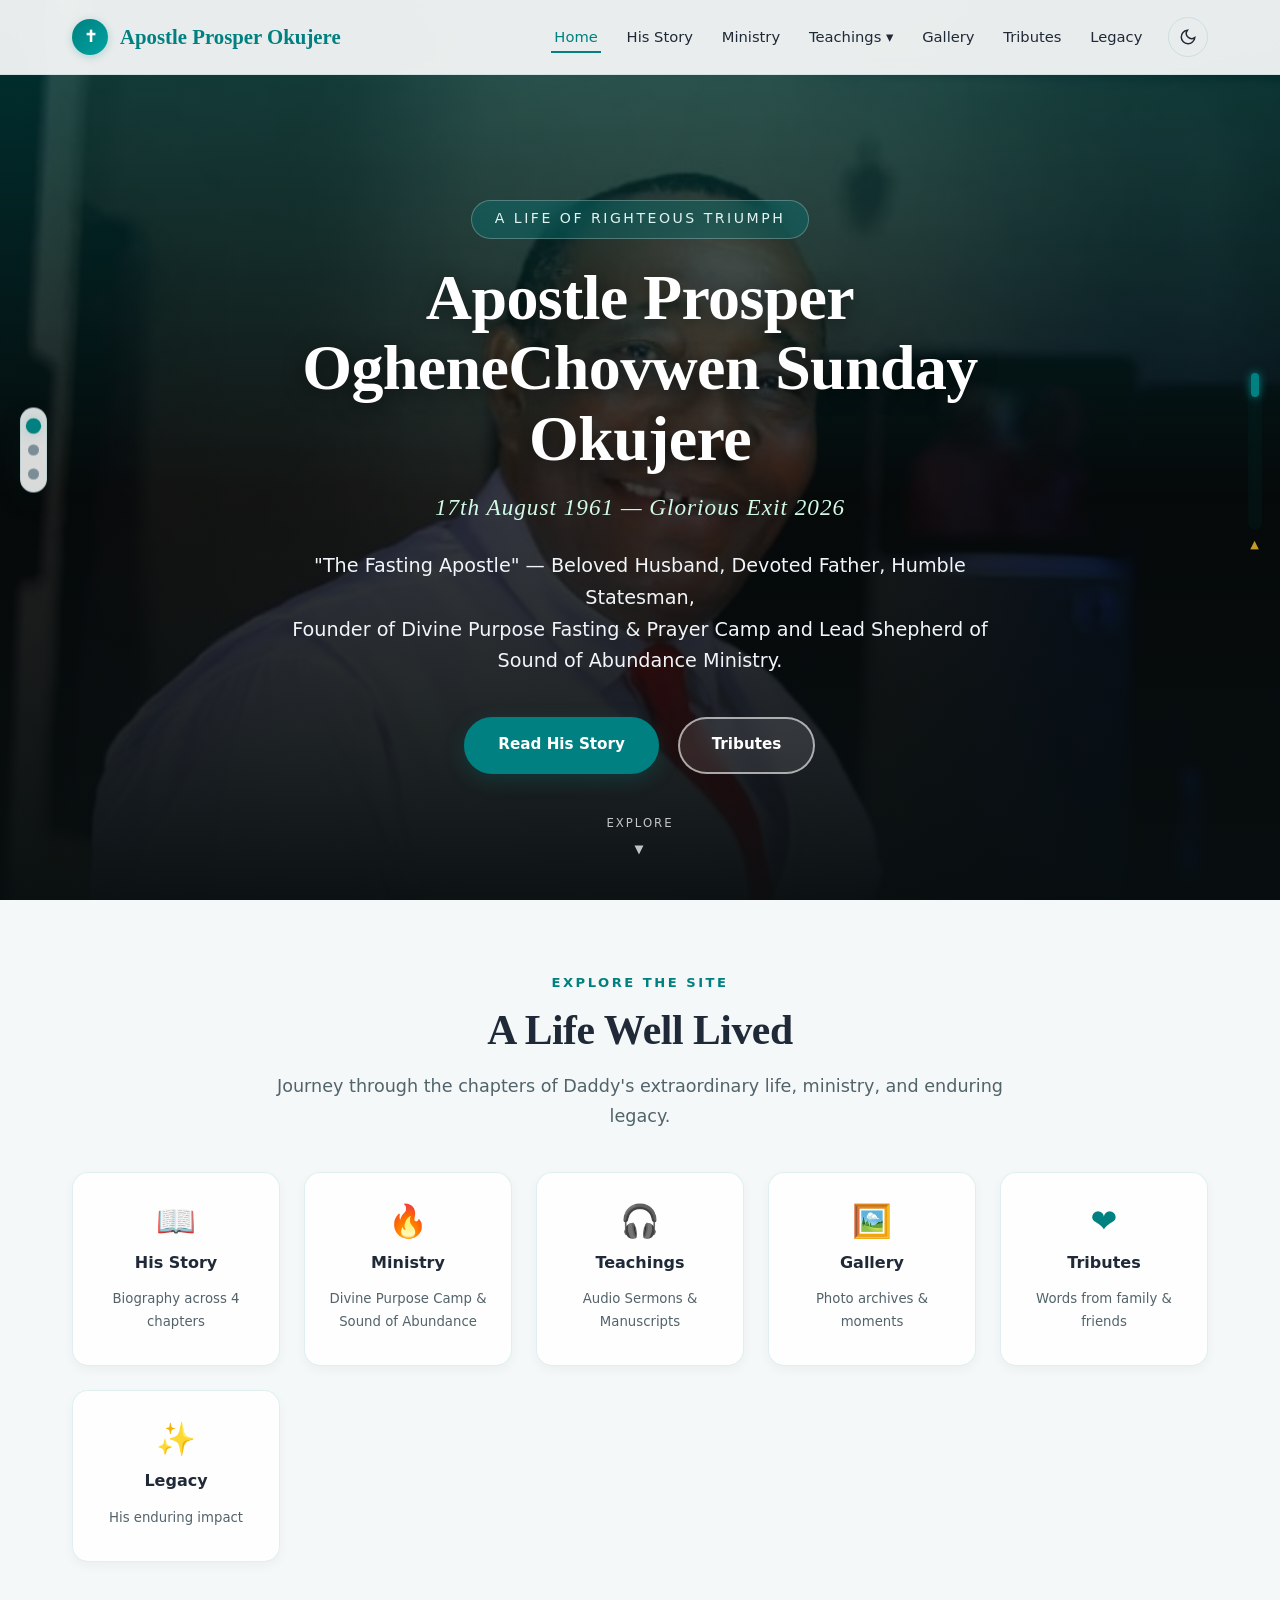
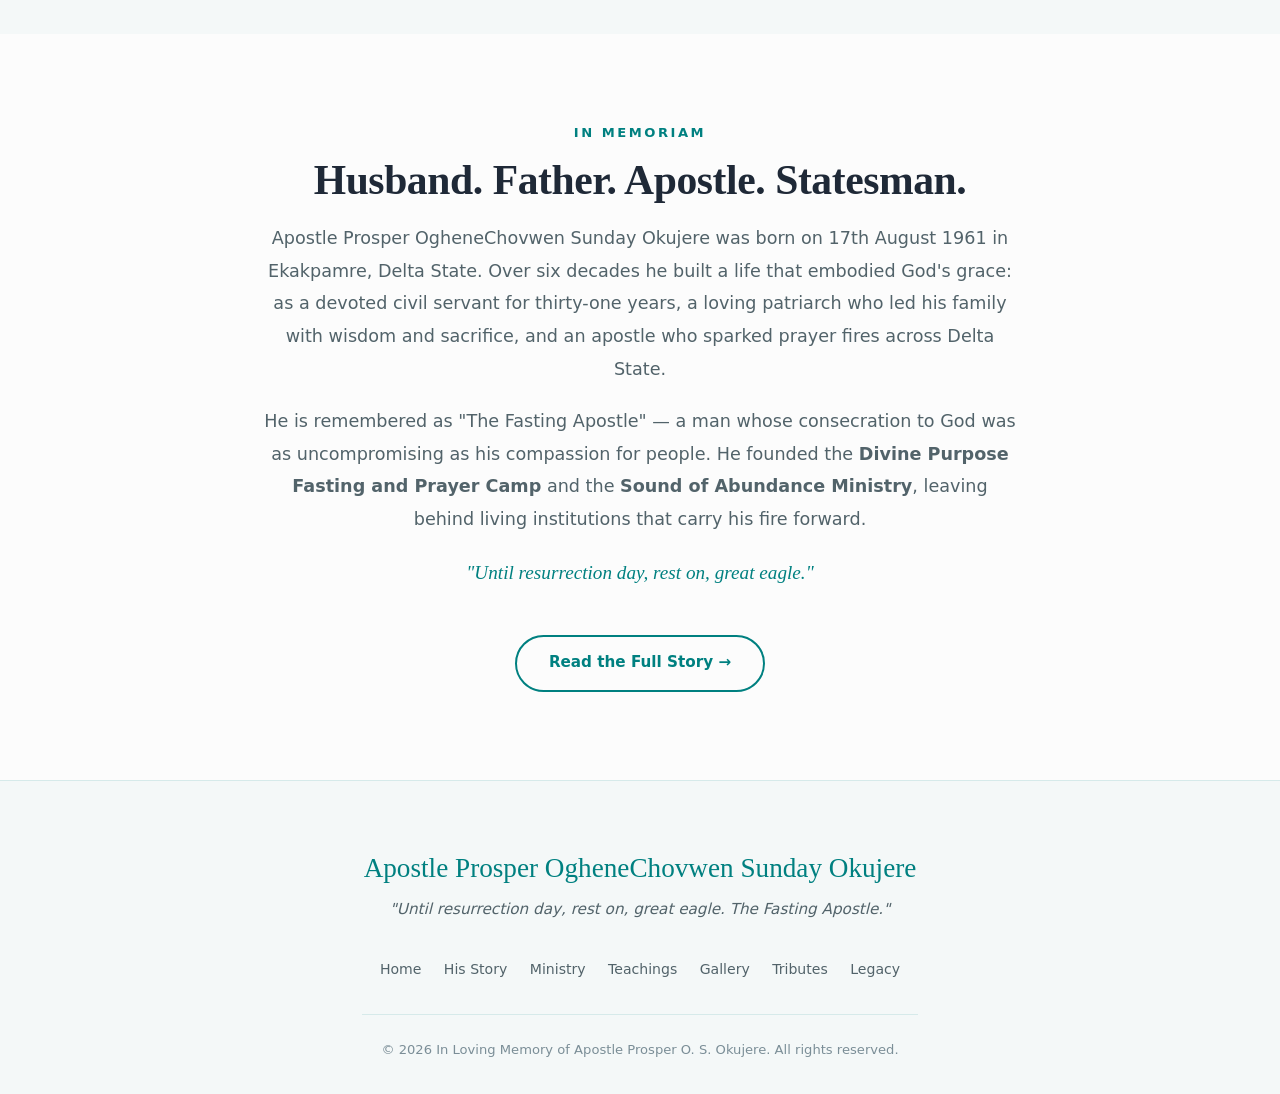
<file: index.html>
<!DOCTYPE html>
<html lang="en" data-theme="light">
<head>
  <meta charset="UTF-8">
  <meta name="viewport" content="width=device-width, initial-scale=1.0">
  <title>Apostle Prosper OgheneChovwen Sunday Okujere | In Loving Memory</title>
  <meta name="description" content="In Loving Memory of Apostle Prosper OgheneChovwen Sunday Okujere (1961–2026) — The Fasting Apostle. Pastor, Church Founder, Statesman.">
  <link rel="preconnect" href="https://fonts.googleapis.com">
  <link rel="preconnect" href="https://fonts.gstatic.com" crossorigin>
  <!-- Favicon -->
  <link rel="icon" type="image/svg+xml" href="favicon.svg">
  <link rel="icon" type="image/png" sizes="32x32" href="favicon.png">
  <link rel="apple-touch-icon" sizes="180x180" href="apple-touch-icon.png">
  <link rel="shortcut icon" href="favicon.ico">

  <link rel="stylesheet" href="css/styles.css">
  <style>
    /* ── Home-only Hero styles ── */
    .hero-section {
      position: relative; min-height: 100vh;
      display: flex; align-items: center; justify-content: center;
      overflow: hidden;
    }
    .hero-bg {
      position: absolute; inset: 0;
      background-image: url('assets/images/apostle-hero.jpg');
      background-size: cover; background-position: center top;
      filter: brightness(0.6) contrast(1.05);
      transform: scale(1.02); z-index: 1;
    }
    [data-theme="dark"] .hero-bg { filter: brightness(0.4) contrast(1.1); }
    .hero-overlay {
      position: absolute; inset: 0; z-index: 2;
      background: linear-gradient(180deg, rgba(0,128,128,0.4) 0%, rgba(8,14,15,0.65) 55%, rgba(8,14,15,0.97) 100%);
    }
    .hero-content {
      position: relative; z-index: 3; text-align: center;
      color: #fff; max-width: 920px; padding: 2rem;
      margin-top: 74px;
    }
    .hero-badge {
      display: inline-block; padding: 0.4rem 1.4rem;
      background: rgba(0,128,128,0.35); border: 1px solid rgba(255,255,255,0.25);
      backdrop-filter: blur(10px); border-radius: 50px;
      font-size: 0.88rem; text-transform: uppercase; letter-spacing: 2.5px;
      color: #e0f2f1; margin-bottom: 1.5rem;
      animation: fadeInDown 1s ease-out;
    }
    .hero-title {
      font-size: 4rem; line-height: 1.1; margin-bottom: 0.9rem; color: #fff;
      text-shadow: 0 4px 20px rgba(0,0,0,0.5); font-weight: 700;
      font-family: 'Cormorant Garamond', Georgia, serif;
    }
    .hero-dates {
      font-family: 'Cormorant Garamond', Georgia, serif;
      font-size: 1.45rem; font-style: italic; color: #d1fae5;
      margin-bottom: 1.4rem; letter-spacing: 1px;
    }
    .hero-tagline {
      font-size: 1.2rem; font-weight: 300; line-height: 1.65;
      max-width: 720px; margin: 0 auto 2.5rem; color: #f1f5f9;
    }
    .hero-cta-group { display: flex; gap: 1.2rem; justify-content: center; flex-wrap: wrap; }
    .btn-hero-outline {
      background: rgba(255,255,255,0.1); color: #fff;
      border: 2px solid rgba(255,255,255,0.6); backdrop-filter: blur(8px);
    }
    .btn-hero-outline:hover { background: #fff; color: var(--primary-teal); border-color: #fff; transform: translateY(-3px); }
    .scroll-down-hint {
      position: absolute; bottom: 2.5rem; left: 50%; transform: translateX(-50%);
      z-index: 3; color: rgba(255,255,255,0.75);
      display: flex; flex-direction: column; align-items: center; gap: 0.4rem;
      font-size: 0.73rem; text-transform: uppercase; letter-spacing: 2px;
      animation: bounce 2.2s infinite;
    }
    /* Quick links strip */
    .quick-links-section { padding: 4.5rem 0; }
    .quick-links-grid { display: grid; grid-template-columns: repeat(auto-fit, minmax(200px, 1fr)); gap: 1.5rem; }
    .quick-link-card {
      background: var(--bg-card); border: 1px solid var(--bg-card-border);
      border-radius: 16px; padding: 2rem 1.5rem; text-align: center;
      transition: var(--transition-smooth); box-shadow: var(--shadow-sm);
      display: flex; flex-direction: column; align-items: center; gap: 0.75rem; text-decoration: none;
    }
    .quick-link-card:hover { transform: translateY(-6px); border-color: var(--primary-teal); box-shadow: var(--shadow-md); }
    .quick-link-icon { font-size: 2rem; line-height: 1; }
    .quick-link-label { font-weight: 600; font-size: 1rem; color: var(--text-main); }
    .quick-link-sub { font-size: 0.83rem; color: var(--text-muted); }
    @media (max-width: 640px) { .hero-title { font-size: 2.4rem; } .hero-dates { font-size: 1.15rem; } }
  </style>
</head>
<body>

<div id="scroll-indicator"></div>
<div class="scroll-tracker-aside">
  <div class="scroll-thumb" id="scroll-thumb"></div>
  <div class="scroll-direction-indicator" id="scroll-direction">▼</div>
</div>
<nav class="inpage-widget" id="inpage-widget" aria-label="Page sections"></nav>

<!-- Navbar -->
<header class="navbar">
  <div class="nav-container">
    <a href="index.html" class="nav-brand">
      <span class="brand-emblem">✝</span>
      <span>Apostle Prosper Okujere</span>
    </a>
    <nav>
      <ul class="nav-menu">
        <li><a href="index.html" class="nav-link">Home</a></li>
        <li><a href="pages/his-story.html" class="nav-link">His Story</a></li>
        <li><a href="pages/ministry.html" class="nav-link">Ministry</a></li>
        <li class="has-dropdown">
          <a href="pages/teachings.html" class="nav-link">Teachings ▾</a>
          <ul class="dropdown-menu">
            <li class="dropdown-item"><a href="pages/teachings.html">📖 All Teachings</a></li>
            <li class="dropdown-item"><a href="pages/teachings.html">🎧 Listen to Audio</a></li>
            <li class="dropdown-item"><a href="pages/teachings.html">📜 Manuscripts</a></li>
          </ul>
        </li>
        <li><a href="pages/gallery.html" class="nav-link">Gallery</a></li>
        <li><a href="pages/tributes.html" class="nav-link">Tributes</a></li>
        <li><a href="pages/legacy.html" class="nav-link">Legacy</a></li>
        <li>
          <button class="theme-toggle-btn" id="theme-toggle" aria-label="Toggle Dark/Light Mode">
            <svg class="sun-icon" width="18" height="18" viewBox="0 0 24 24" fill="none" stroke="currentColor" stroke-width="2"><circle cx="12" cy="12" r="5"/><line x1="12" y1="1" x2="12" y2="3"/><line x1="12" y1="21" x2="12" y2="23"/><line x1="4.22" y1="4.22" x2="5.64" y2="5.64"/><line x1="18.36" y1="18.36" x2="19.78" y2="19.78"/><line x1="1" y1="12" x2="3" y2="12"/><line x1="21" y1="12" x2="23" y2="12"/><line x1="4.22" y1="19.78" x2="5.64" y2="18.36"/><line x1="18.36" y1="5.64" x2="19.78" y2="4.22"/></svg>
            <svg class="moon-icon" width="18" height="18" viewBox="0 0 24 24" fill="none" stroke="currentColor" stroke-width="2"><path d="M21 12.79A9 9 0 1 1 11.21 3 7 7 0 0 0 21 12.79z"/></svg>
          </button>
        </li>
      </ul>
    </nav>
    <button class="mobile-toggle-btn" id="mobile-toggle" aria-label="Open Menu">
      <span class="hamburger-line"></span><span class="hamburger-line"></span><span class="hamburger-line"></span>
    </button>
  </div>
</header>

<div class="mobile-nav-overlay" id="mobile-overlay"></div>
<aside class="mobile-nav-drawer" id="mobile-drawer">
  <div class="drawer-header">
    <div class="nav-brand" style="font-size:1.1rem;"><span class="brand-emblem">✝</span><span>Apostle Prosper</span></div>
    <button id="close-drawer" style="background:none;border:none;font-size:1.6rem;color:var(--text-main);cursor:pointer;">&times;</button>
  </div>
  <ul class="drawer-links">
    <li><a href="../index.html" class="mobile-nav-link">Home</a></li>
    <li><a href="pages/his-story.html" class="mobile-nav-link">His Story</a></li>
    <li><a href="pages/ministry.html" class="mobile-nav-link">Ministry</a></li>
    <li><a href="pages/teachings.html" class="mobile-nav-link">Teachings & Listen</a></li>
    <li><a href="pages/gallery.html" class="mobile-nav-link">Gallery</a></li>
    <li><a href="pages/tributes.html" class="mobile-nav-link">Tributes</a></li>
    <li><a href="pages/legacy.html" class="mobile-nav-link">Legacy</a></li>
  </ul>
</aside>

<main>
  <!-- HERO -->
  <section class="hero-section" id="hero" data-section-title="Welcome">
    <div class="hero-bg"></div>
    <div class="hero-overlay"></div>
    <div class="hero-content">
      <span class="hero-badge">A Life of Righteous Triumph</span>
      <h1 class="hero-title">Apostle Prosper OgheneChovwen Sunday Okujere</h1>
      <p class="hero-dates">17th August 1961 — Glorious Exit 2026</p>
      <p class="hero-tagline">
        "The Fasting Apostle" — Beloved Husband, Devoted Father, Humble Statesman,<br>
        Founder of Divine Purpose Fasting & Prayer Camp and Lead Shepherd of Sound of Abundance Ministry.
      </p>
      <div class="hero-cta-group">
        <a href="pages/his-story.html" class="btn btn-primary">Read His Story</a>
        <a href="pages/tributes.html" class="btn btn-hero-outline">Tributes</a>
      </div>
    </div>
    <a href="#quick-links" class="scroll-down-hint"><span>Explore</span><span>▼</span></a>
  </section>

  <!-- QUICK NAVIGATION LINKS -->
  <section class="quick-links-section section-alt" id="quick-links" data-section-title="Explore">
    <div class="container">
      <div class="section-header reveal" style="margin-bottom:2.5rem;">
        <span class="section-subtitle">Explore the Site</span>
        <h2 class="section-title">A Life Well Lived</h2>
        <p class="section-desc">Journey through the chapters of Daddy's extraordinary life, ministry, and enduring legacy.</p>
      </div>
      <div class="quick-links-grid">
        <a href="pages/his-story.html" class="quick-link-card reveal">
          <div class="quick-link-icon">📖</div>
          <div class="quick-link-label">His Story</div>
          <div class="quick-link-sub">Biography across 4 chapters</div>
        </a>
        <a href="pages/ministry.html" class="quick-link-card reveal">
          <div class="quick-link-icon">🔥</div>
          <div class="quick-link-label">Ministry</div>
          <div class="quick-link-sub">Divine Purpose Camp & Sound of Abundance</div>
        </a>
        <a href="pages/teachings.html" class="quick-link-card reveal">
          <div class="quick-link-icon">🎧</div>
          <div class="quick-link-label">Teachings</div>
          <div class="quick-link-sub">Audio Sermons & Manuscripts</div>
        </a>
        <a href="pages/gallery.html" class="quick-link-card reveal">
          <div class="quick-link-icon">🖼️</div>
          <div class="quick-link-label">Gallery</div>
          <div class="quick-link-sub">Photo archives & moments</div>
        </a>
        <a href="pages/tributes.html" class="quick-link-card reveal">
          <div class="quick-link-icon">❤️</div>
          <div class="quick-link-label">Tributes</div>
          <div class="quick-link-sub">Words from family & friends</div>
        </a>
        <a href="pages/legacy.html" class="quick-link-card reveal">
          <div class="quick-link-icon">✨</div>
          <div class="quick-link-label">Legacy</div>
          <div class="quick-link-sub">His enduring impact</div>
        </a>
      </div>
    </div>
  </section>

  <!-- BRIEF ABOUT -->
  <section class="section" id="about" data-section-title="About Him">
    <div class="container" style="max-width:820px; text-align:center;">
      <span class="section-subtitle reveal">In Memoriam</span>
      <h2 class="section-title reveal">Husband. Father. Apostle. Statesman.</h2>
      <div style="font-size:1.1rem; line-height:1.85; color:var(--text-muted);" class="reveal">
        <p>Apostle Prosper OgheneChovwen Sunday Okujere was born on 17th August 1961 in Ekakpamre, Delta State. Over six decades he built a life that embodied God's grace: as a devoted civil servant for thirty-one years, a loving patriarch who led his family with wisdom and sacrifice, and an apostle who sparked prayer fires across Delta State.</p>
        <p>He is remembered as "The Fasting Apostle" — a man whose consecration to God was as uncompromising as his compassion for people. He founded the <strong>Divine Purpose Fasting and Prayer Camp</strong> and the <strong>Sound of Abundance Ministry</strong>, leaving behind living institutions that carry his fire forward.</p>
        <p style="font-weight:500; color:var(--primary-teal); font-style:italic; font-family:'Cormorant Garamond', Georgia, serif; font-size:1.2rem;">"Until resurrection day, rest on, great eagle."</p>
      </div>
      <a href="pages/his-story.html" class="btn btn-teal-outline reveal" style="margin-top:1.5rem;">Read the Full Story →</a>
    </div>
  </section>
</main>

<footer class="footer">
  <div class="container footer-content">
    <div class="footer-brand">Apostle Prosper OgheneChovwen Sunday Okujere</div>
    <p class="footer-quote">"Until resurrection day, rest on, great eagle. The Fasting Apostle."</p>
    <ul class="footer-nav">
      <li><a href="index.html">Home</a></li>
      <li><a href="pages/his-story.html">His Story</a></li>
      <li><a href="pages/ministry.html">Ministry</a></li>
      <li><a href="pages/teachings.html">Teachings</a></li>
      <li><a href="pages/gallery.html">Gallery</a></li>
      <li><a href="pages/tributes.html">Tributes</a></li>
      <li><a href="pages/legacy.html">Legacy</a></li>
    </ul>
    <div class="footer-bottom">&copy; 2026 In Loving Memory of Apostle Prosper O. S. Okujere. All rights reserved.</div>
  </div>
</footer>

<script src="js/main.js"></script>
</body>
</html>
</file>
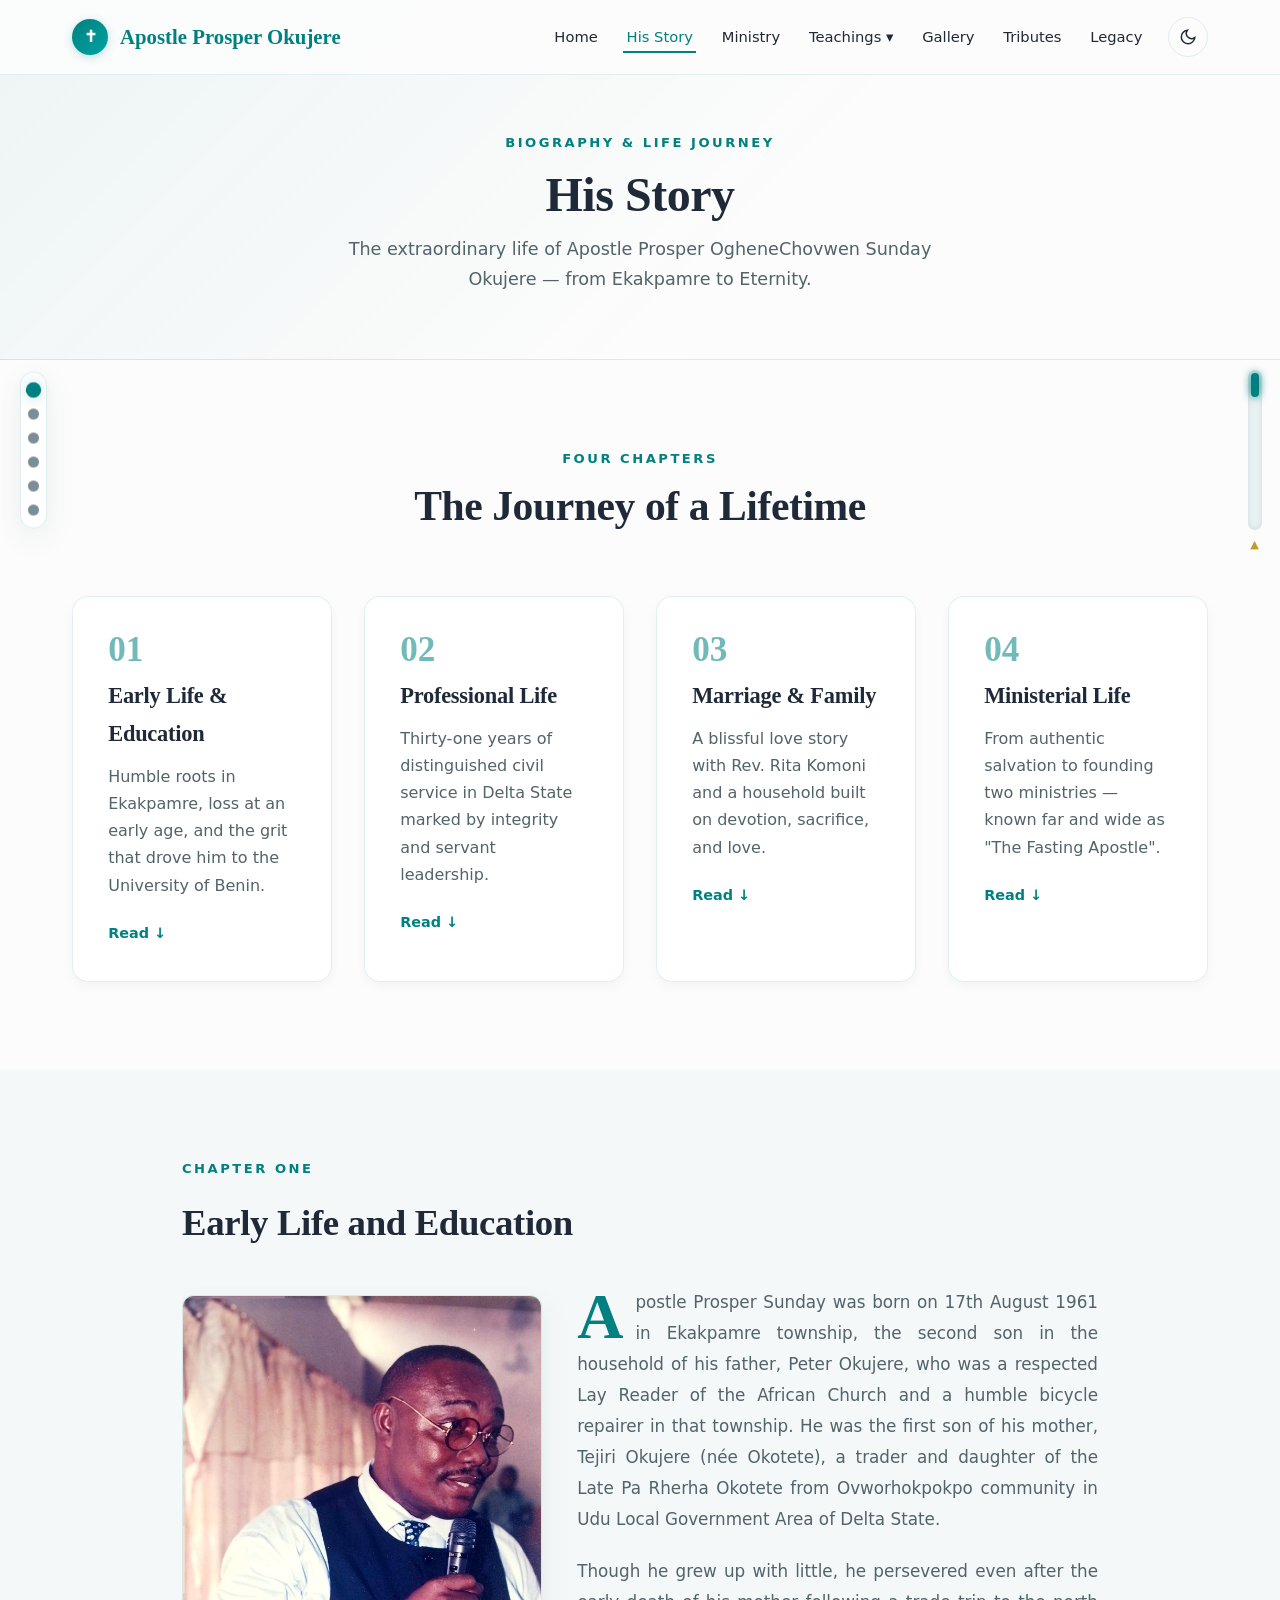
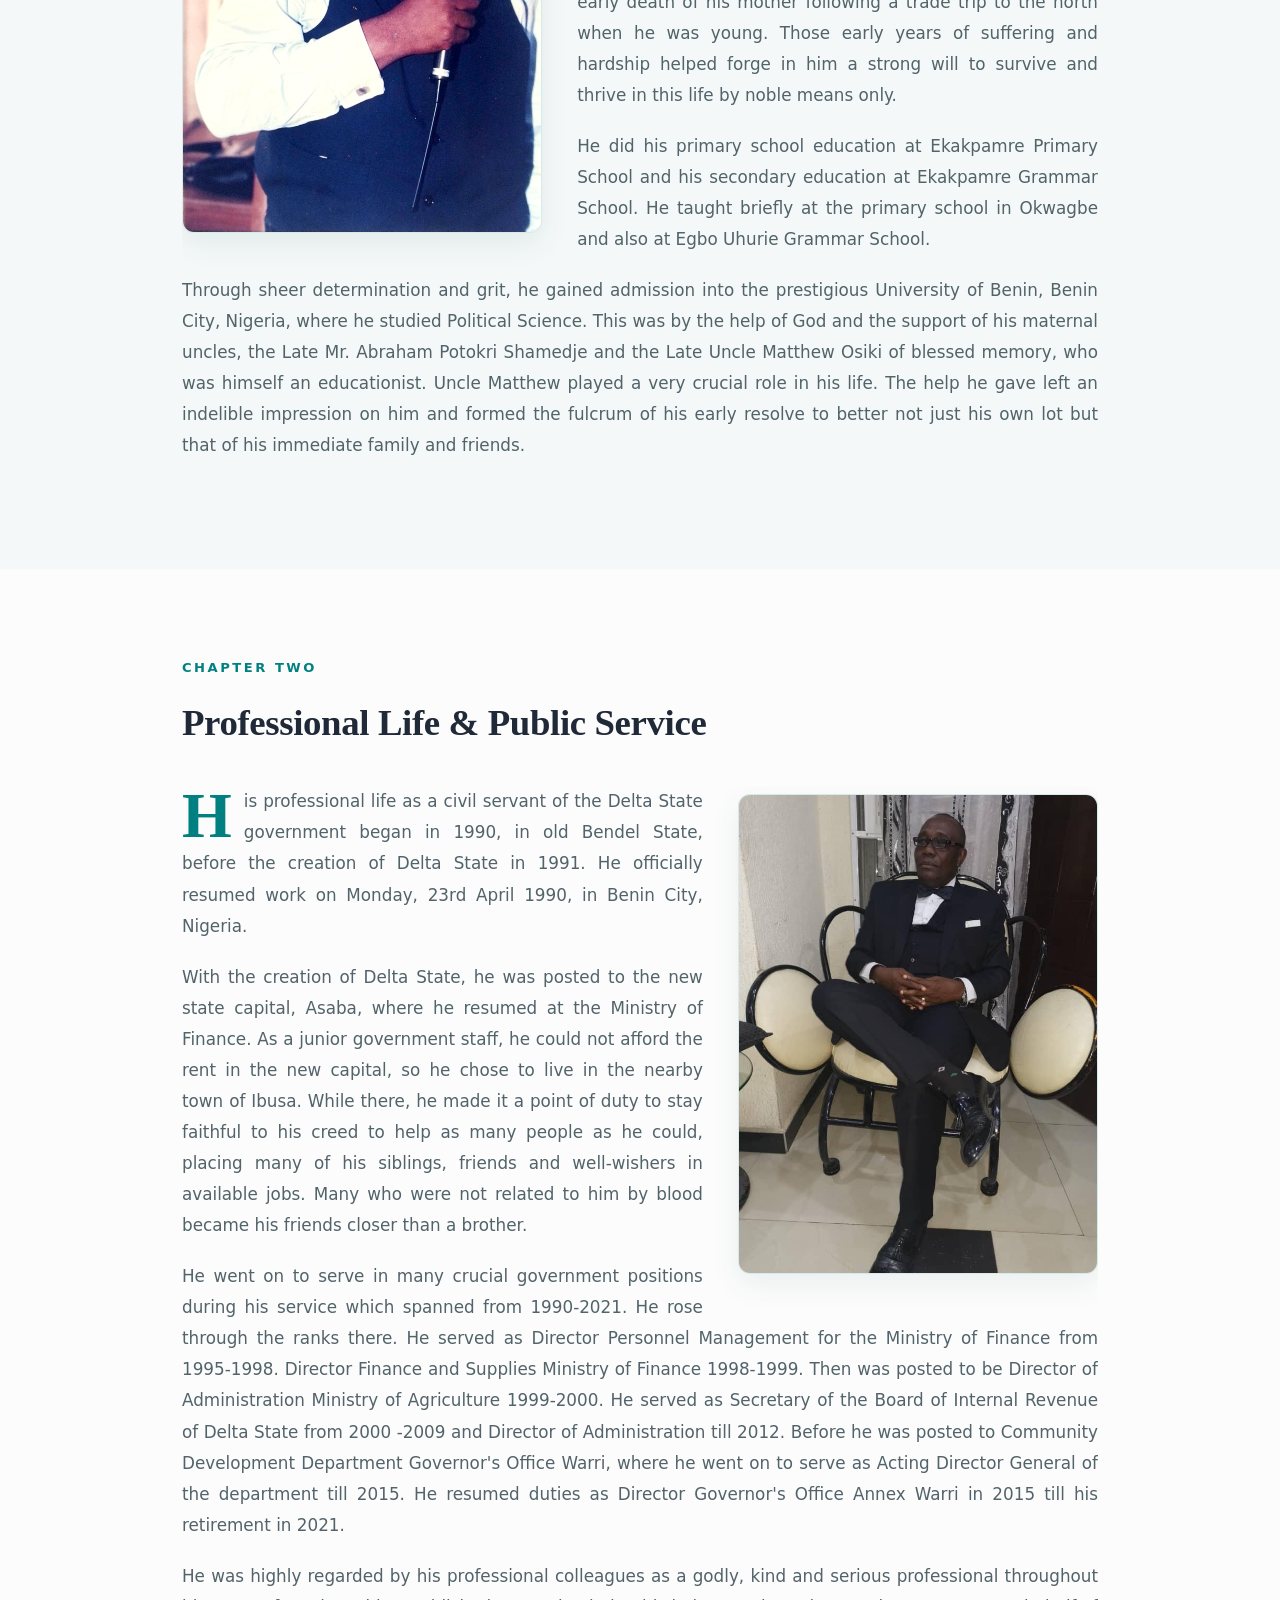
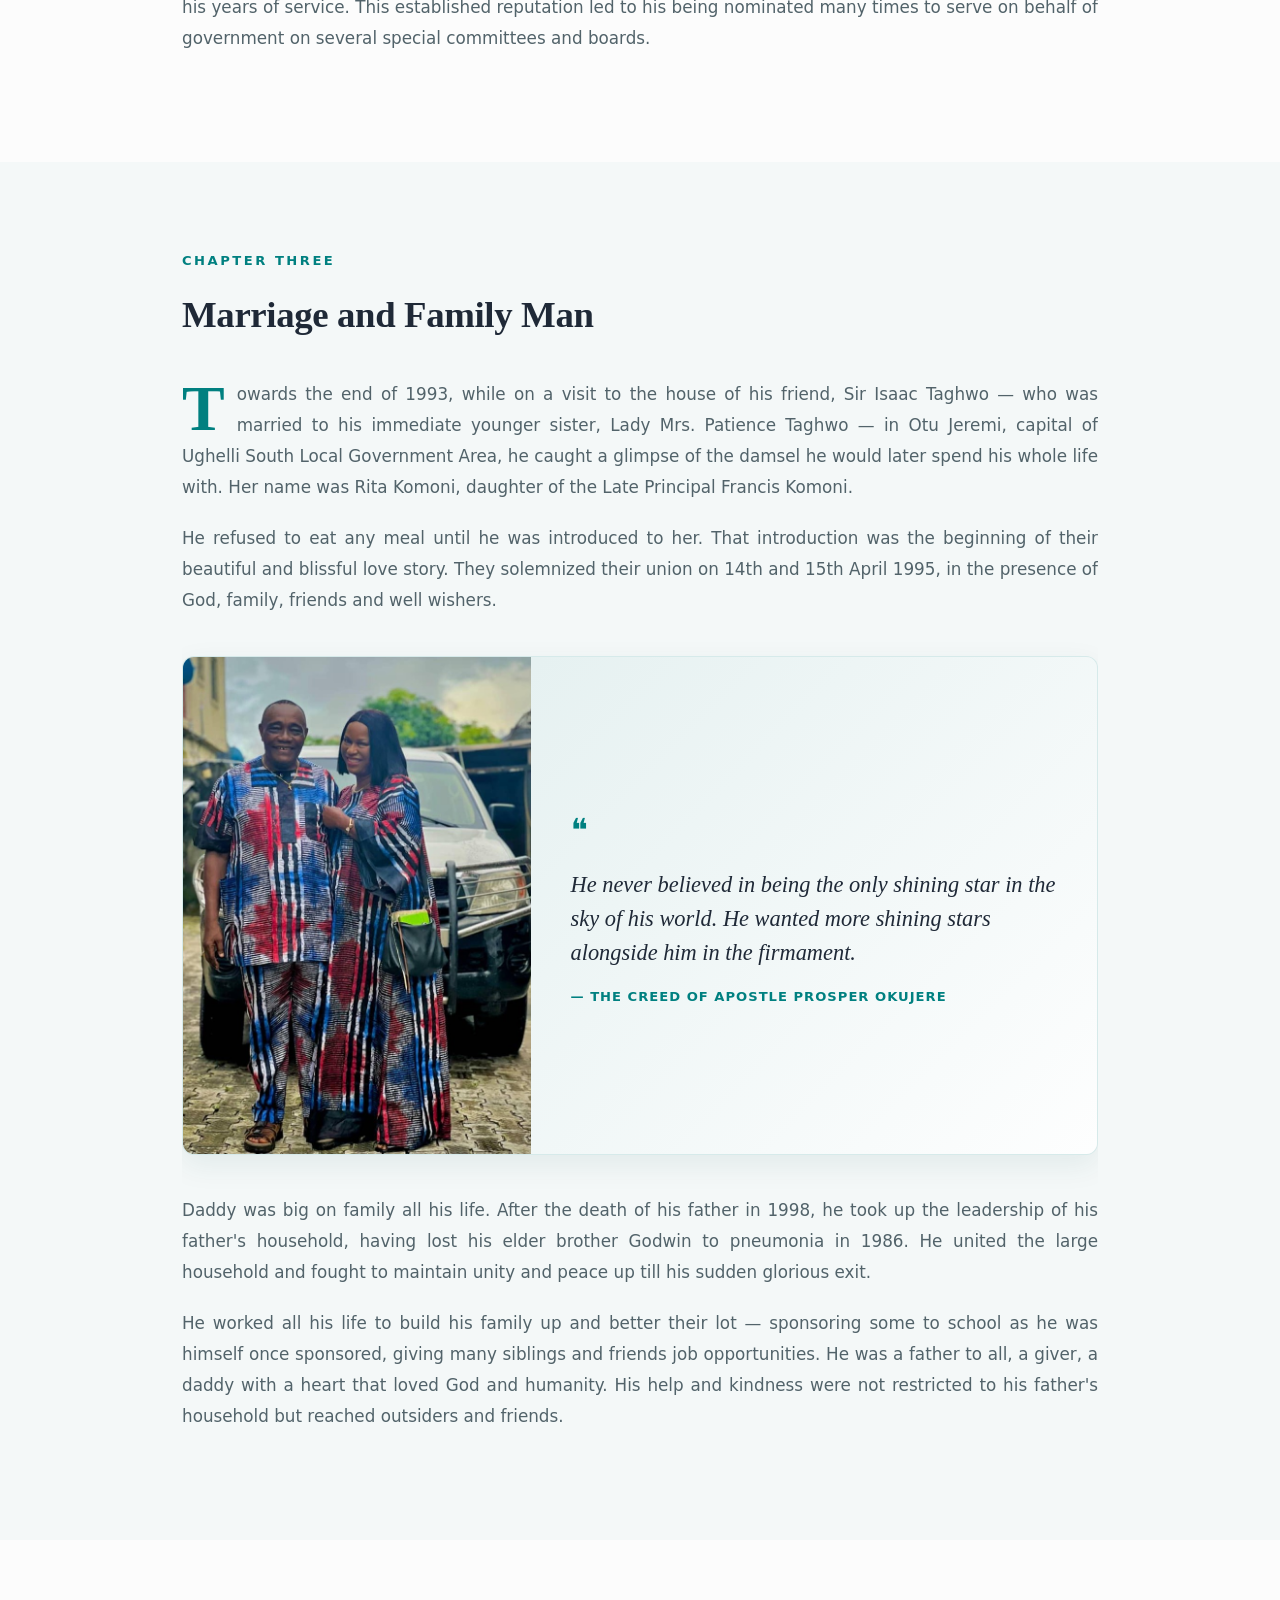
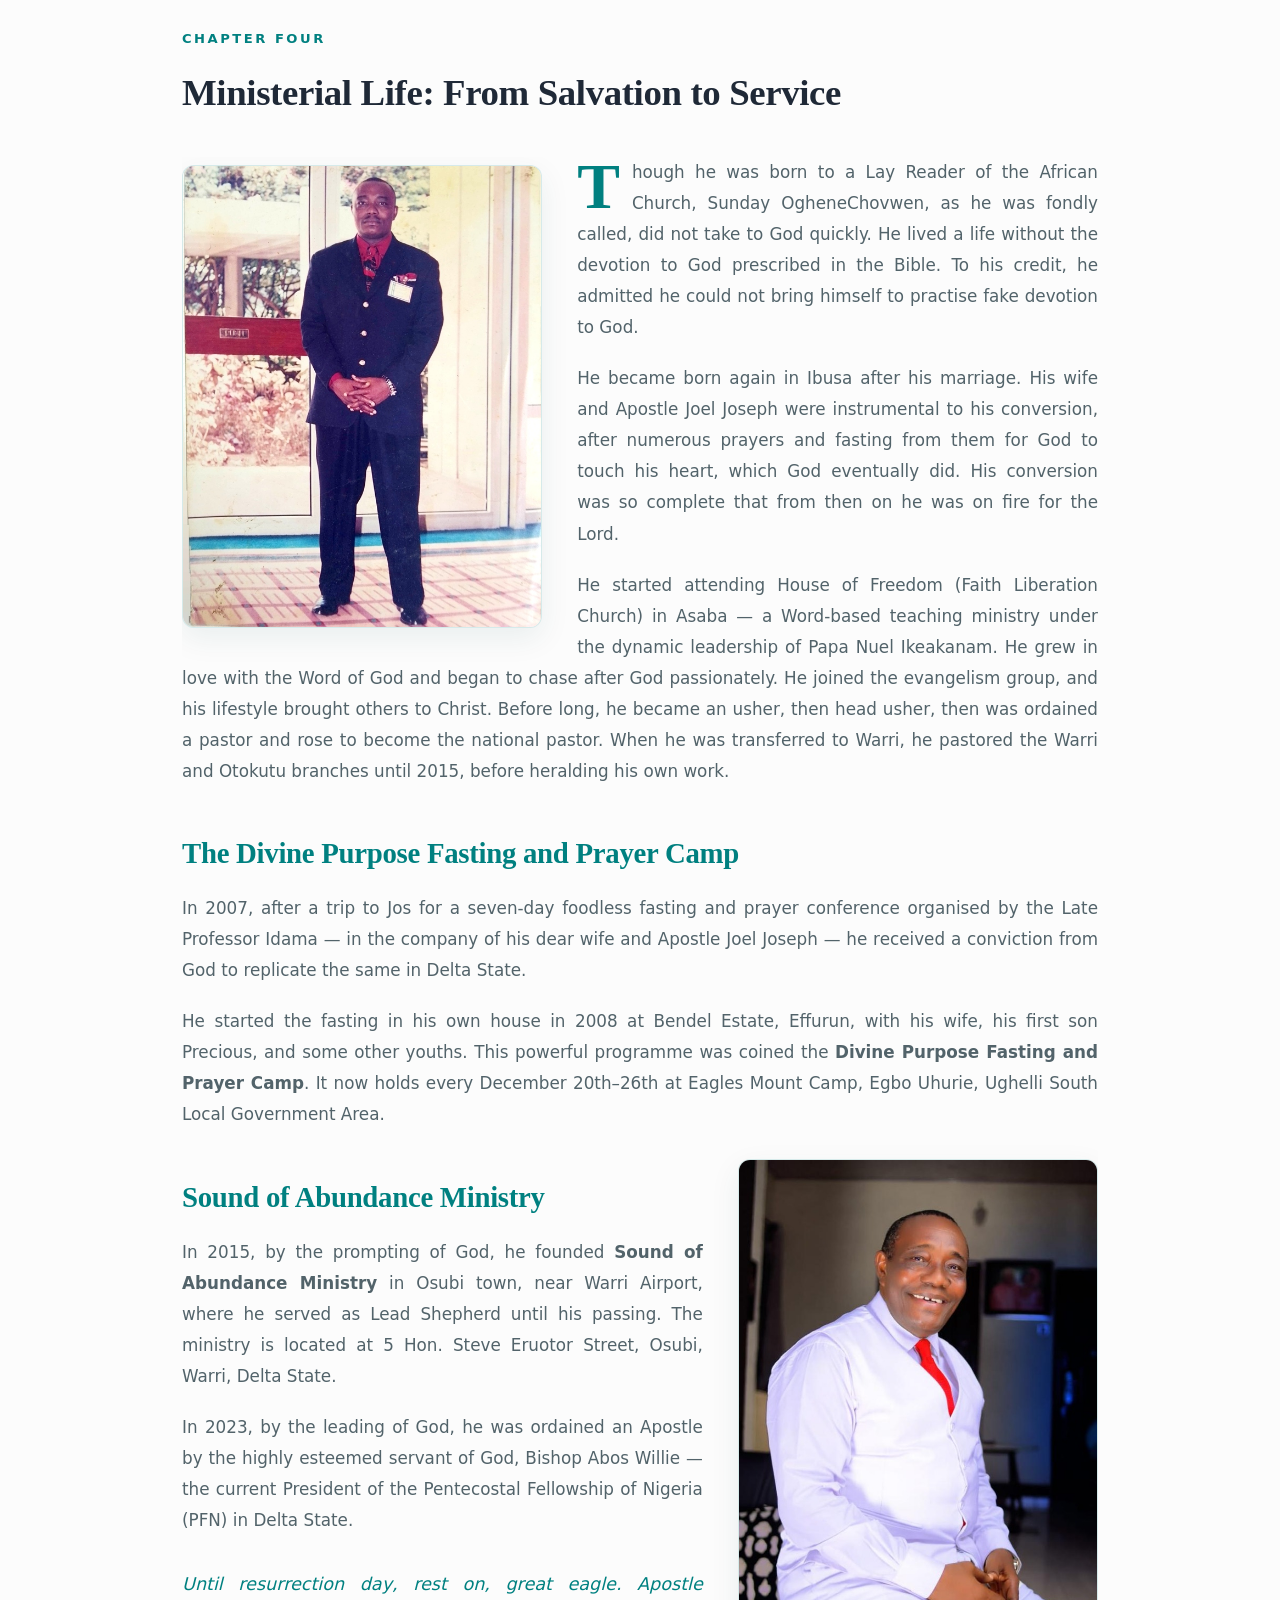
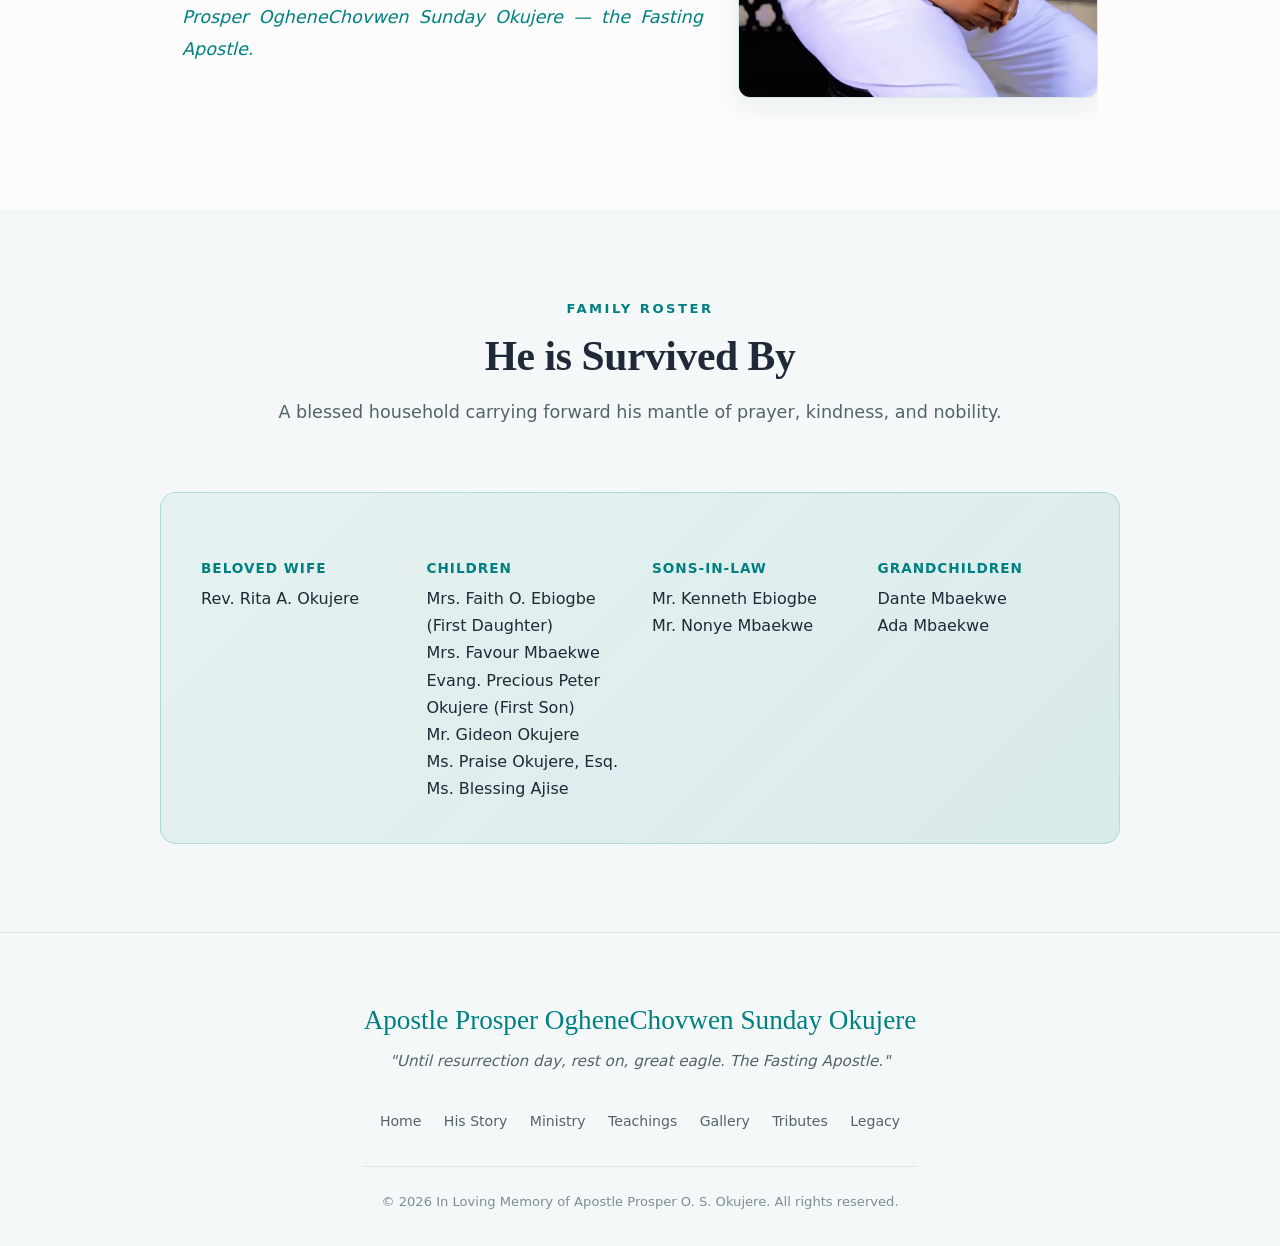
<file: pages/his-story.html>
<!DOCTYPE html>
<html lang="en" data-theme="light">
<head>
  <meta charset="UTF-8">
  <meta name="viewport" content="width=device-width, initial-scale=1.0">
  <title>His Story | Apostle Prosper Okujere</title>
  <link rel="preconnect" href="https://fonts.googleapis.com">
  <link rel="preconnect" href="https://fonts.gstatic.com" crossorigin>
  <!-- Favicon -->
  <link rel="icon" type="image/svg+xml" href="../favicon.svg">
  <link rel="icon" type="image/png" sizes="32x32" href="../favicon.png">
  <link rel="apple-touch-icon" sizes="180x180" href="../apple-touch-icon.png">
  <link rel="shortcut icon" href="../favicon.ico">

  <link rel="stylesheet" href="../css/styles.css">
</head>
<body>

<div id="scroll-indicator"></div>
<div class="scroll-tracker-aside">
  <div class="scroll-thumb" id="scroll-thumb"></div>
  <div class="scroll-direction-indicator" id="scroll-direction">▼</div>
</div>
<nav class="inpage-widget" id="inpage-widget" aria-label="Page sections"></nav>

<!-- Navbar -->
<header class="navbar">
  <div class="nav-container">
    <a href="../index.html" class="nav-brand">
      <span class="brand-emblem">✝</span>
      <span>Apostle Prosper Okujere</span>
    </a>
    <nav>
      <ul class="nav-menu">
        <li><a href="../index.html" class="nav-link">Home</a></li>
        <li><a href="his-story.html" class="nav-link">His Story</a></li>
        <li><a href="ministry.html" class="nav-link">Ministry</a></li>
        <li class="has-dropdown">
          <a href="teachings.html" class="nav-link">Teachings ▾</a>
          <ul class="dropdown-menu">
            <li class="dropdown-item"><a href="teachings.html">📖 All Teachings</a></li>
            <li class="dropdown-item"><a href="teachings.html">🎧 Listen to Audio</a></li>
            <li class="dropdown-item"><a href="teachings.html">📜 Manuscripts</a></li>
          </ul>
        </li>
        <li><a href="gallery.html" class="nav-link">Gallery</a></li>
        <li><a href="tributes.html" class="nav-link">Tributes</a></li>
        <li><a href="legacy.html" class="nav-link">Legacy</a></li>
        <li>
          <button class="theme-toggle-btn" id="theme-toggle" aria-label="Toggle Dark/Light Mode">
            <svg class="sun-icon" width="18" height="18" viewBox="0 0 24 24" fill="none" stroke="currentColor" stroke-width="2"><circle cx="12" cy="12" r="5"/><line x1="12" y1="1" x2="12" y2="3"/><line x1="12" y1="21" x2="12" y2="23"/><line x1="4.22" y1="4.22" x2="5.64" y2="5.64"/><line x1="18.36" y1="18.36" x2="19.78" y2="19.78"/><line x1="1" y1="12" x2="3" y2="12"/><line x1="21" y1="12" x2="23" y2="12"/><line x1="4.22" y1="19.78" x2="5.64" y2="18.36"/><line x1="18.36" y1="5.64" x2="19.78" y2="4.22"/></svg>
            <svg class="moon-icon" width="18" height="18" viewBox="0 0 24 24" fill="none" stroke="currentColor" stroke-width="2"><path d="M21 12.79A9 9 0 1 1 11.21 3 7 7 0 0 0 21 12.79z"/></svg>
          </button>
        </li>
      </ul>
    </nav>
    <button class="mobile-toggle-btn" id="mobile-toggle" aria-label="Open Menu">
      <span class="hamburger-line"></span><span class="hamburger-line"></span><span class="hamburger-line"></span>
    </button>
  </div>
</header>

<div class="mobile-nav-overlay" id="mobile-overlay"></div>
<aside class="mobile-nav-drawer" id="mobile-drawer">
  <div class="drawer-header">
    <div class="nav-brand" style="font-size:1.1rem;"><span class="brand-emblem">✝</span><span>Apostle Prosper</span></div>
    <button id="close-drawer" style="background:none;border:none;font-size:1.6rem;color:var(--text-main);cursor:pointer;">&times;</button>
  </div>
  <ul class="drawer-links">
    <li><a href="../index.html" class="mobile-nav-link">Home</a></li>
    <li><a href="his-story.html" class="mobile-nav-link">His Story</a></li>
    <li><a href="ministry.html" class="mobile-nav-link">Ministry</a></li>
    <li><a href="teachings.html" class="mobile-nav-link">Teachings & Listen</a></li>
    <li><a href="gallery.html" class="mobile-nav-link">Gallery</a></li>
    <li><a href="tributes.html" class="mobile-nav-link">Tributes</a></li>
    <li><a href="legacy.html" class="mobile-nav-link">Legacy</a></li>
  </ul>
</aside>

<main>
  <!-- Page Header -->
  <div class="page-hero" id="overview" data-section-title="Overview">
    <div class="container">
      <span class="page-hero-eyebrow">Biography & Life Journey</span>
      <h1 class="page-hero-title">His Story</h1>
      <p class="page-hero-sub">The extraordinary life of Apostle Prosper OgheneChovwen Sunday Okujere — from Ekakpamre to Eternity.</p>
    </div>
  </div>

  <!-- Chapter Overview Cards -->
  <section class="section" id="chapters" data-section-title="Chapters">
    <div class="container">
      <div class="section-header reveal">
        <span class="section-subtitle">Four Chapters</span>
        <h2 class="section-title">The Journey of a Lifetime</h2>
      </div>
      <div class="chapters-grid">
        <div class="card reveal">
          <div class="chapter-num">01</div>
          <h3 style="font-size:1.4rem; margin-bottom:0.6rem;">Early Life & Education</h3>
          <p>Humble roots in Ekakpamre, loss at an early age, and the grit that drove him to the University of Benin.</p>
          <a href="#chapter-1" style="font-weight:600; font-size:0.9rem; color:var(--primary-teal);">Read ↓</a>
        </div>
        <div class="card reveal">
          <div class="chapter-num">02</div>
          <h3 style="font-size:1.4rem; margin-bottom:0.6rem;">Professional Life</h3>
          <p>Thirty-one years of distinguished civil service in Delta State marked by integrity and servant leadership.</p>
          <a href="#chapter-2" style="font-weight:600; font-size:0.9rem; color:var(--primary-teal);">Read ↓</a>
        </div>
        <div class="card reveal">
          <div class="chapter-num">03</div>
          <h3 style="font-size:1.4rem; margin-bottom:0.6rem;">Marriage & Family</h3>
          <p>A blissful love story with Rev. Rita Komoni and a household built on devotion, sacrifice, and love.</p>
          <a href="#chapter-3" style="font-weight:600; font-size:0.9rem; color:var(--primary-teal);">Read ↓</a>
        </div>
        <div class="card reveal">
          <div class="chapter-num">04</div>
          <h3 style="font-size:1.4rem; margin-bottom:0.6rem;">Ministerial Life</h3>
          <p>From authentic salvation to founding two ministries — known far and wide as "The Fasting Apostle".</p>
          <a href="#chapter-4" style="font-weight:600; font-size:0.9rem; color:var(--primary-teal);">Read ↓</a>
        </div>
      </div>
    </div>
  </section>

  <!-- Chapter 1 -->
  <section class="section section-alt" id="chapter-1" data-section-title="Early Life">
    <div class="container" style="max-width:980px;">
      <span class="section-subtitle reveal">Chapter One</span>
      <h2 style="font-size:2.3rem; margin-bottom:2rem;" class="reveal">Early Life and Education</h2>
      <div class="newspaper-flow">
        <div class="editorial-img-wrap img-float-left reveal-left">
          <img src="../assets/images/apostle-mic.jpg" alt="Apostle Prosper with microphone" loading="lazy">
        </div>
        <p class="newspaper-dropcap reveal">
          Apostle Prosper Sunday was born on 17th August 1961 in Ekakpamre township, the second son in the household of his father, Peter Okujere, who was a respected Lay Reader of the African Church and a humble bicycle repairer in that township. He was the first son of his mother, Tejiri Okujere (née Okotete), a trader and daughter of the Late Pa Rherha Okotete from Ovworhokpokpo community in Udu Local Government Area of Delta State.
        </p>
        <p class="reveal">Though he grew up with little, he persevered even after the early death of his mother following a trade trip to the north when he was young. Those early years of suffering and hardship helped forge in him a strong will to survive and thrive in this life by noble means only.</p>
        <p class="reveal">He did his primary school education at Ekakpamre Primary School and his secondary education at Ekakpamre Grammar School. He taught briefly at the primary school in Okwagbe and also at Egbo Uhurie Grammar School.</p>
        <p class="reveal">Through sheer determination and grit, he gained admission into the prestigious University of Benin, Benin City, Nigeria, where he studied Political Science. This was by the help of God and the support of his maternal uncles, the Late Mr. Abraham Potokri Shamedje and the Late Uncle Matthew Osiki of blessed memory, who was himself an educationist. Uncle Matthew played a very crucial role in his life. The help he gave left an indelible impression on him and formed the fulcrum of his early resolve to better not just his own lot but that of his immediate family and friends.</p>
      </div>
    </div>
  </section>

  <!-- Chapter 2 -->
  <section class="section" id="chapter-2" data-section-title="Professional Life">
    <div class="container" style="max-width:980px;">
      <span class="section-subtitle reveal">Chapter Two</span>
      <h2 style="font-size:2.3rem; margin-bottom:2rem;" class="reveal">Professional Life & Public Service</h2>
      <div class="newspaper-flow">
        <div class="editorial-img-wrap img-float-right reveal-right">
          <img src="../assets/images/apostle-formal-black.jpg" alt="Apostle Prosper in black suit and bowtie" loading="lazy">
        </div>
        <p class="newspaper-dropcap reveal">His professional life as a civil servant of the Delta State government began in 1990, in old Bendel State, before the creation of Delta State in 1991. He officially resumed work on Monday, 23rd April 1990, in Benin City, Nigeria.</p>
        <p class="reveal">With the creation of Delta State, he was posted to the new state capital, Asaba, where he resumed at the Ministry of Finance. As a junior government staff, he could not afford the rent in the new capital, so he chose to live in the nearby town of Ibusa. While there, he made it a point of duty to stay faithful to his creed to help as many people as he could, placing many of his siblings, friends and well-wishers in available jobs. Many who were not related to him by blood became his friends closer than a brother.</p>
        <p class="reveal">He went on to serve in many crucial government positions during his service which spanned from 1990-2021. He rose through the ranks there. He served as Director Personnel Management for the Ministry of Finance from 1995-1998. Director Finance and Supplies Ministry of Finance 1998-1999. Then was posted to be Director of Administration Ministry of Agriculture 1999-2000. He served as Secretary of the Board of Internal Revenue of Delta State from 2000 -2009 and Director of Administration till 2012. Before he was posted to Community Development Department Governor's Office Warri, where he went on to serve as Acting Director General of the department till 2015. He resumed duties as Director Governor's Office Annex Warri in 2015 till his retirement in 2021.</p>
        <p class="reveal">He was highly regarded by his professional colleagues as a godly, kind and serious professional throughout his years of service. This established reputation led to his being nominated many times to serve on behalf of government on several special committees and boards.</p>
      </div>
    </div>
  </section>

  <!-- Chapter 3 -->
  <section class="section section-alt" id="chapter-3" data-section-title="Marriage & Family">
    <div class="container" style="max-width:980px;">
      <span class="section-subtitle reveal">Chapter Three</span>
      <h2 style="font-size:2.3rem; margin-bottom:2rem;" class="reveal">Marriage and Family Man</h2>
      <div class="newspaper-flow">
        <p class="newspaper-dropcap reveal">Towards the end of 1993, while on a visit to the house of his friend, Sir Isaac Taghwo — who was married to his immediate younger sister, Lady Mrs. Patience Taghwo — in Otu Jeremi, capital of Ughelli South Local Government Area, he caught a glimpse of the damsel he would later spend his whole life with. Her name was Rita Komoni, daughter of the Late Principal Francis Komoni.</p>
        <p class="reveal">He refused to eat any meal until he was introduced to her. That introduction was the beginning of their beautiful and blissful love story. They solemnized their union on 14th and 15th April 1995, in the presence of God, family, friends and well wishers.</p>

        <div class="editorial-img-wrap img-center-full reveal">
          <div style="display:flex; flex-wrap:wrap; align-items:stretch;">
            <div style="flex:1; min-width:260px;">
              <img src="../assets/images/apostle-marriage-couple.jpg" alt="Apostle Prosper and Rev. Rita Okujere" style="height:100%; object-fit:cover; min-height:340px;">
            </div>
            <div style="flex:1.4; min-width:280px; padding:2.5rem; background:linear-gradient(135deg,rgba(0,128,128,0.06),var(--bg-card)); display:flex; flex-direction:column; justify-content:center;">
              <div style="font-size:2rem; color:var(--primary-teal); margin-bottom:0.5rem;">❝</div>
              <blockquote style="font-family:'Cormorant Garamond',Georgia,serif; font-size:1.4rem; font-style:italic; color:var(--text-main); line-height:1.5; margin-bottom:1rem;">
                He never believed in being the only shining star in the sky of his world. He wanted more shining stars alongside him in the firmament.
              </blockquote>
              <div style="font-size:0.82rem; font-weight:700; color:var(--primary-teal); text-transform:uppercase; letter-spacing:1px;">— The Creed of Apostle Prosper Okujere</div>
            </div>
          </div>
        </div>

        <p class="reveal">Daddy was big on family all his life. After the death of his father in 1998, he took up the leadership of his father's household, having lost his elder brother Godwin to pneumonia in 1986. He united the large household and fought to maintain unity and peace up till his sudden glorious exit.</p>
        <p class="reveal">He worked all his life to build his family up and better their lot — sponsoring some to school as he was himself once sponsored, giving many siblings and friends job opportunities. He was a father to all, a giver, a daddy with a heart that loved God and humanity. His help and kindness were not restricted to his father's household but reached outsiders and friends.</p>
      </div>
    </div>
  </section>

  <!-- Chapter 4 -->
  <section class="section" id="chapter-4" data-section-title="Ministerial Life">
    <div class="container" style="max-width:980px;">
      <span class="section-subtitle reveal">Chapter Four</span>
      <h2 style="font-size:2.3rem; margin-bottom:2rem;" class="reveal">Ministerial Life: From Salvation to Service</h2>
      <div class="newspaper-flow">
        <div class="editorial-img-wrap img-float-left reveal-left">
          <img src="../assets/images/apostle-suit.jpg" alt="Apostle Prosper during ministerial service" loading="lazy">
        </div>
        <p class="newspaper-dropcap reveal">Though he was born to a Lay Reader of the African Church, Sunday OgheneChovwen, as he was fondly called, did not take to God quickly. He lived a life without the devotion to God prescribed in the Bible. To his credit, he admitted he could not bring himself to practise fake devotion to God.</p>
        <p class="reveal">He became born again in Ibusa after his marriage. His wife and Apostle Joel Joseph were instrumental to his conversion, after numerous prayers and fasting from them for God to touch his heart, which God eventually did. His conversion was so complete that from then on he was on fire for the Lord.</p>
        <p class="reveal">He started attending House of Freedom (Faith Liberation Church) in Asaba — a Word-based teaching ministry under the dynamic leadership of Papa Nuel Ikeakanam. He grew in love with the Word of God and began to chase after God passionately. He joined the evangelism group, and his lifestyle brought others to Christ. Before long, he became an usher, then head usher, then was ordained a pastor and rose to become the national pastor. When he was transferred to Warri, he pastored the Warri and Otokutu branches until 2015, before heralding his own work.</p>

        <h3 style="margin:2.5rem 0 0.8rem; font-size:1.8rem; color:var(--primary-teal); clear:both;" class="reveal">The Divine Purpose Fasting and Prayer Camp</h3>
        <p class="reveal">In 2007, after a trip to Jos for a seven-day foodless fasting and prayer conference organised by the Late Professor Idama — in the company of his dear wife and Apostle Joel Joseph — he received a conviction from God to replicate the same in Delta State.</p>
        <p class="reveal">He started the fasting in his own house in 2008 at Bendel Estate, Effurun, with his wife, his first son Precious, and some other youths. This powerful programme was coined the <strong>Divine Purpose Fasting and Prayer Camp</strong>. It now holds every December 20th–26th at Eagles Mount Camp, Egbo Uhurie, Ughelli South Local Government Area.</p>

        <div class="editorial-img-wrap img-float-right reveal-right">
          <img src="../assets/images/apostle-hero.jpg" alt="Apostle Prosper in warm ministry portrait" loading="lazy">
        </div>

        <h3 style="margin:2.5rem 0 0.8rem; font-size:1.8rem; color:var(--primary-teal);" class="reveal">Sound of Abundance Ministry</h3>
        <p class="reveal">In 2015, by the prompting of God, he founded <strong>Sound of Abundance Ministry</strong> in Osubi town, near Warri Airport, where he served as Lead Shepherd until his passing. The ministry is located at 5 Hon. Steve Eruotor Street, Osubi, Warri, Delta State.</p>
        <p class="reveal">In 2023, by the leading of God, he was ordained an Apostle by the highly esteemed servant of God, Bishop Abos Willie — the current President of the Pentecostal Fellowship of Nigeria (PFN) in Delta State.</p>
        <p class="reveal" style="font-weight:500; font-size:1.1rem; color:var(--primary-teal); font-style:italic; margin-top:2rem;">Until resurrection day, rest on, great eagle. Apostle Prosper OgheneChovwen Sunday Okujere — the Fasting Apostle.</p>
      </div>
    </div>
  </section>

  <!-- Survived By -->
  <section class="section section-alt" id="survived-by" data-section-title="Survived By">
    <div class="container">
      <div class="section-header reveal">
        <span class="section-subtitle">Family Roster</span>
        <h2 class="section-title">He is Survived By</h2>
        <p class="section-desc">A blessed household carrying forward his mantle of prayer, kindness, and nobility.</p>
      </div>

      <div class="survived-box reveal" style="max-width:960px; margin: 0 auto;">
        <div class="survived-grid">
          <div>
            <div class="survived-role">Beloved Wife</div>
            <div class="survived-names">Rev. Rita A. Okujere</div>
          </div>
          <div>
            <div class="survived-role">Children</div>
            <div class="survived-names">
              Mrs. Faith O. Ebiogbe (First Daughter)<br>
              Mrs. Favour Mbaekwe<br>
              Evang. Precious Peter Okujere (First Son)<br>
              Mr. Gideon Okujere<br>
              Ms. Praise Okujere, Esq.<br>
              Ms. Blessing Ajise
            </div>
          </div>
          <div>
            <div class="survived-role">Sons-in-Law</div>
            <div class="survived-names">
              Mr. Kenneth Ebiogbe<br>
              Mr. Nonye Mbaekwe
            </div>
          </div>
          <div>
            <div class="survived-role">Grandchildren</div>
            <div class="survived-names">
              Dante Mbaekwe<br>
              Ada Mbaekwe
            </div>
          </div>
        </div>
      </div>
    </div>
  </section>
</main>

<footer class="footer">
  <div class="container footer-content">
    <div class="footer-brand">Apostle Prosper OgheneChovwen Sunday Okujere</div>
    <p class="footer-quote">"Until resurrection day, rest on, great eagle. The Fasting Apostle."</p>
    <ul class="footer-nav">
      <li><a href="../index.html">Home</a></li>
      <li><a href="his-story.html">His Story</a></li>
      <li><a href="ministry.html">Ministry</a></li>
      <li><a href="teachings.html">Teachings</a></li>
      <li><a href="gallery.html">Gallery</a></li>
      <li><a href="tributes.html">Tributes</a></li>
      <li><a href="legacy.html">Legacy</a></li>
    </ul>
    <div class="footer-bottom">&copy; 2026 In Loving Memory of Apostle Prosper O. S. Okujere. All rights reserved.</div>
  </div>
</footer>

<script src="../js/main.js"></script>
</body>
</html>
</file>
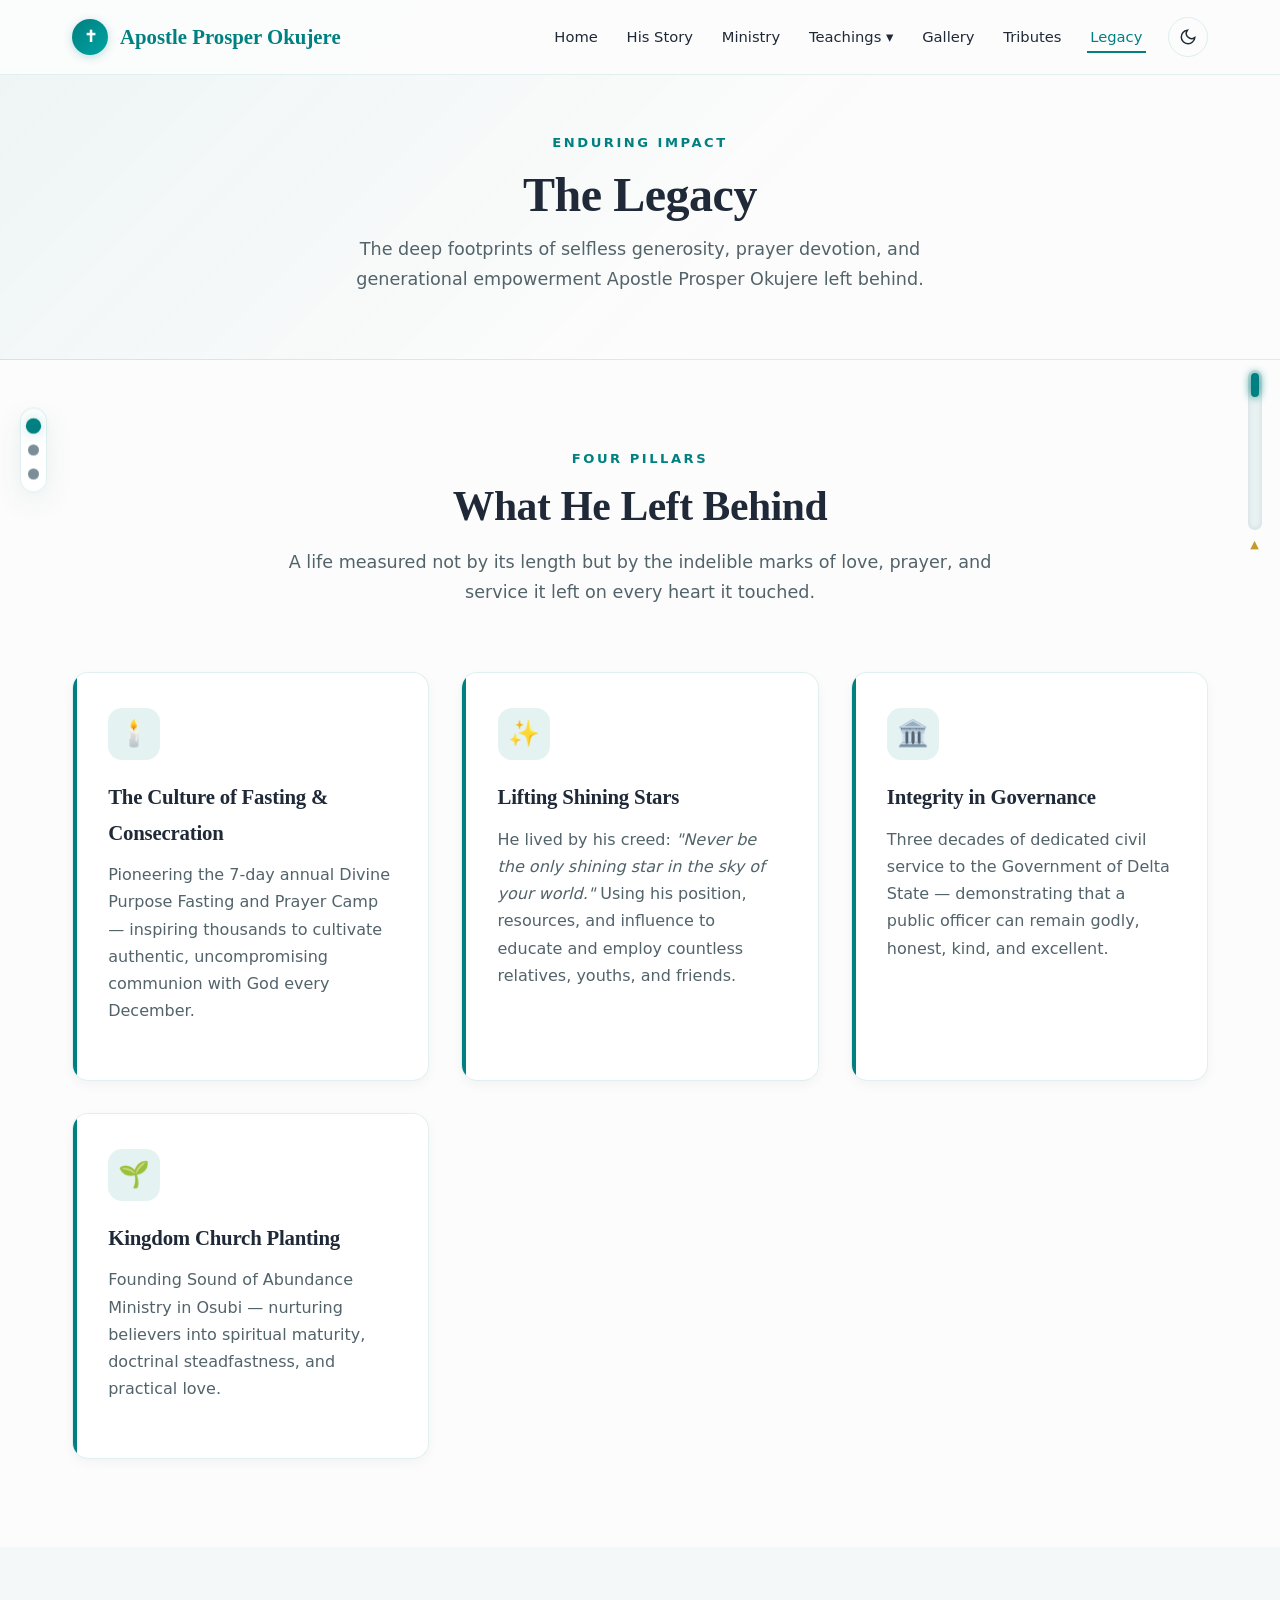
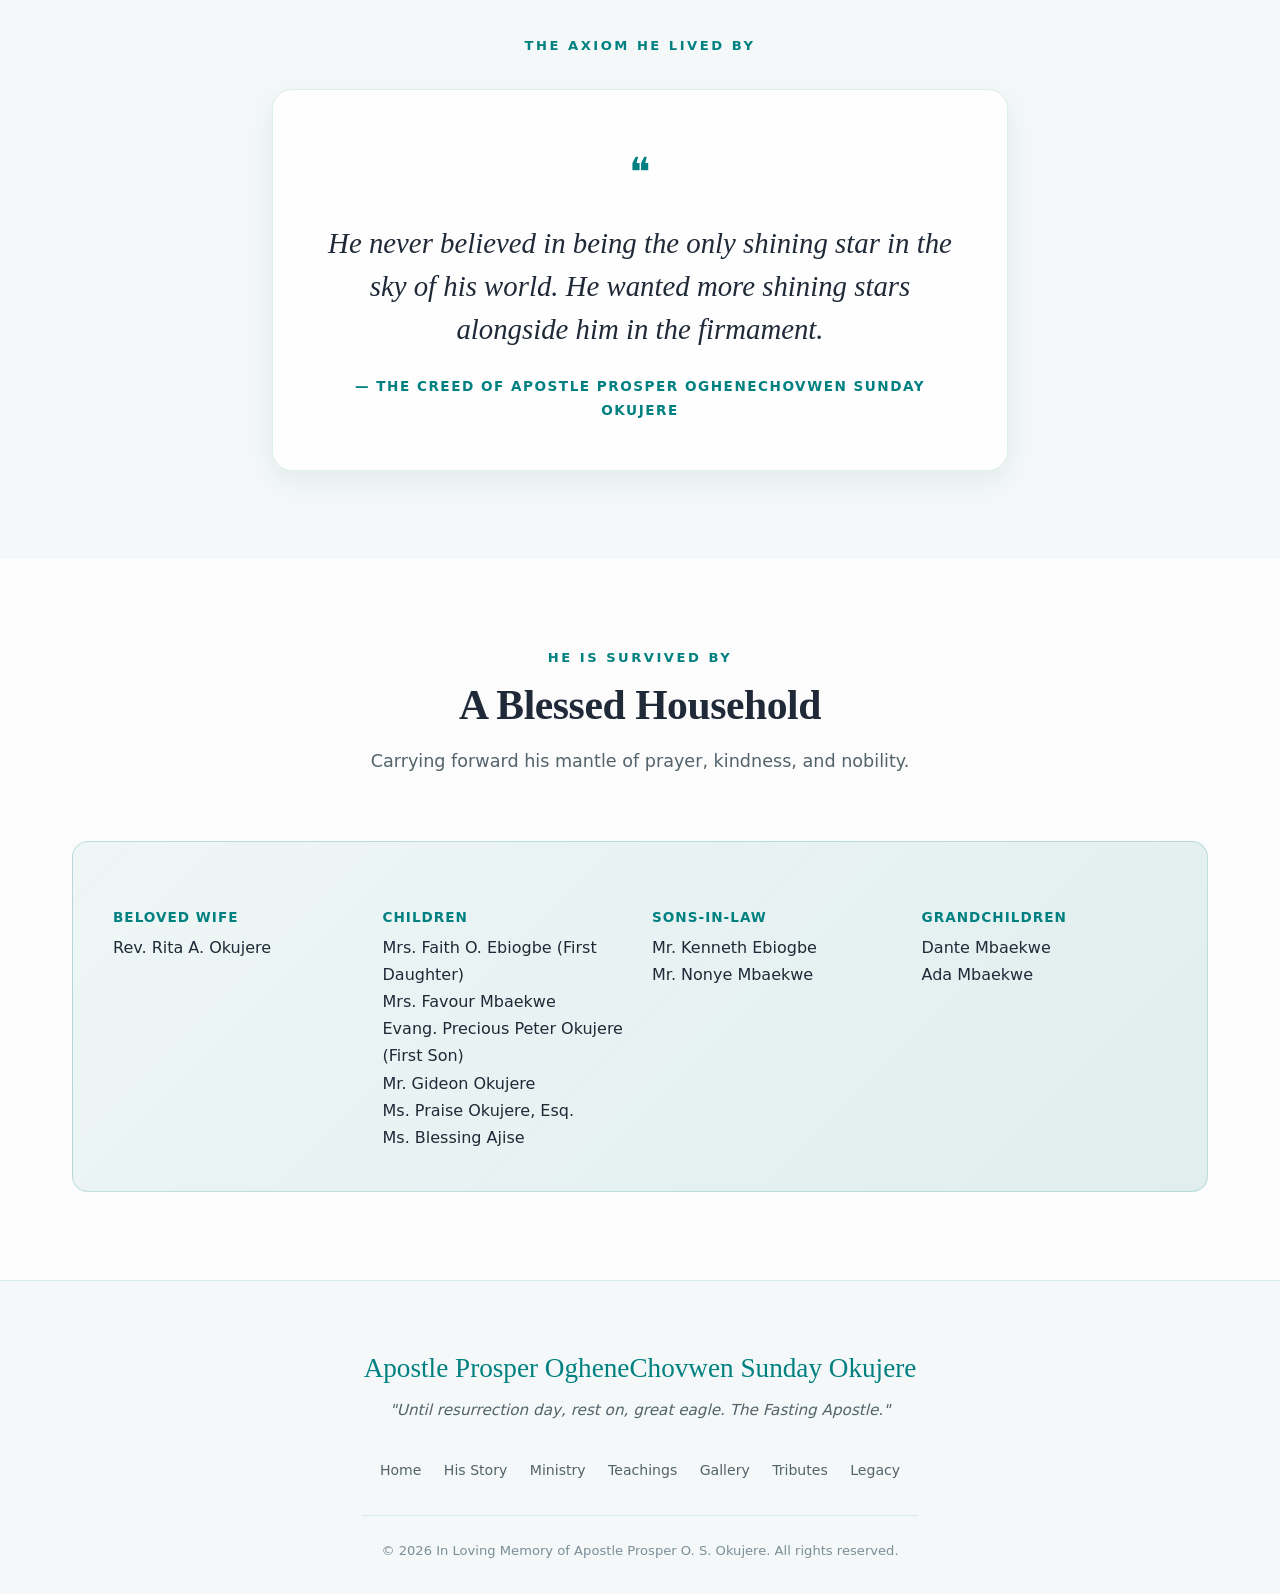
<file: pages/legacy.html>
<!DOCTYPE html>
<html lang="en" data-theme="light">
<head>
  <meta charset="UTF-8">
  <meta name="viewport" content="width=device-width, initial-scale=1.0">
  <title>Legacy | Apostle Prosper Okujere</title>
  <link rel="preconnect" href="https://fonts.googleapis.com">
  <link rel="preconnect" href="https://fonts.gstatic.com" crossorigin>
  <!-- Favicon -->
  <link rel="icon" type="image/svg+xml" href="../favicon.svg">
  <link rel="icon" type="image/png" sizes="32x32" href="../favicon.png">
  <link rel="apple-touch-icon" sizes="180x180" href="../apple-touch-icon.png">
  <link rel="shortcut icon" href="../favicon.ico">

  <link rel="stylesheet" href="../css/styles.css">
</head>
<body>

<div id="scroll-indicator"></div>
<div class="scroll-tracker-aside">
  <div class="scroll-thumb" id="scroll-thumb"></div>
  <div class="scroll-direction-indicator" id="scroll-direction">▼</div>
</div>
<nav class="inpage-widget" id="inpage-widget" aria-label="Page sections"></nav>

<header class="navbar">
  <div class="nav-container">
    <a href="../index.html" class="nav-brand"><span class="brand-emblem">✝</span><span>Apostle Prosper Okujere</span></a>
    <nav><ul class="nav-menu">
      <li><a href="../index.html" class="nav-link">Home</a></li>
      <li><a href="his-story.html" class="nav-link">His Story</a></li>
      <li><a href="ministry.html" class="nav-link">Ministry</a></li>
      <li class="has-dropdown"><a href="teachings.html" class="nav-link">Teachings ▾</a>
        <ul class="dropdown-menu">
          <li class="dropdown-item"><a href="teachings.html">📖 All Teachings</a></li>
          <li class="dropdown-item"><a href="teachings.html">🎧 Listen to Audio</a></li>
          <li class="dropdown-item"><a href="teachings.html">📜 Manuscripts</a></li>
        </ul>
      </li>
      <li><a href="gallery.html" class="nav-link">Gallery</a></li>
      <li><a href="tributes.html" class="nav-link">Tributes</a></li>
      <li><a href="legacy.html" class="nav-link">Legacy</a></li>
      <li><button class="theme-toggle-btn" id="theme-toggle" aria-label="Toggle Dark/Light Mode">
        <svg class="sun-icon" width="18" height="18" viewBox="0 0 24 24" fill="none" stroke="currentColor" stroke-width="2"><circle cx="12" cy="12" r="5"/><line x1="12" y1="1" x2="12" y2="3"/><line x1="12" y1="21" x2="12" y2="23"/><line x1="4.22" y1="4.22" x2="5.64" y2="5.64"/><line x1="18.36" y1="18.36" x2="19.78" y2="19.78"/><line x1="1" y1="12" x2="3" y2="12"/><line x1="21" y1="12" x2="23" y2="12"/><line x1="4.22" y1="19.78" x2="5.64" y2="18.36"/><line x1="18.36" y1="5.64" x2="19.78" y2="4.22"/></svg>
        <svg class="moon-icon" width="18" height="18" viewBox="0 0 24 24" fill="none" stroke="currentColor" stroke-width="2"><path d="M21 12.79A9 9 0 1 1 11.21 3 7 7 0 0 0 21 12.79z"/></svg>
      </button></li>
    </ul></nav>
    <button class="mobile-toggle-btn" id="mobile-toggle" aria-label="Open Menu"><span class="hamburger-line"></span><span class="hamburger-line"></span><span class="hamburger-line"></span></button>
  </div>
</header>

<div class="mobile-nav-overlay" id="mobile-overlay"></div>
<aside class="mobile-nav-drawer" id="mobile-drawer">
  <div class="drawer-header">
    <div class="nav-brand" style="font-size:1.1rem;"><span class="brand-emblem">✝</span><span>Apostle Prosper</span></div>
    <button id="close-drawer" style="background:none;border:none;font-size:1.6rem;color:var(--text-main);cursor:pointer;">&times;</button>
  </div>
  <ul class="drawer-links">
    <li><a href="../index.html" class="mobile-nav-link">Home</a></li>
    <li><a href="his-story.html" class="mobile-nav-link">His Story</a></li>
    <li><a href="ministry.html" class="mobile-nav-link">Ministry</a></li>
    <li><a href="teachings.html" class="mobile-nav-link">Teachings & Listen</a></li>
    <li><a href="gallery.html" class="mobile-nav-link">Gallery</a></li>
    <li><a href="tributes.html" class="mobile-nav-link">Tributes</a></li>
    <li><a href="legacy.html" class="mobile-nav-link">Legacy</a></li>
  </ul>
</aside>

<main>
  <div class="page-hero" id="header" data-section-title="Legacy">
    <div class="container">
      <span class="page-hero-eyebrow">Enduring Impact</span>
      <h1 class="page-hero-title">The Legacy</h1>
      <p class="page-hero-sub">The deep footprints of selfless generosity, prayer devotion, and generational empowerment Apostle Prosper Okujere left behind.</p>
    </div>
  </div>

  <!-- Four Pillars of Legacy -->
  <section class="section" id="pillars" data-section-title="Legacy Pillars">
    <div class="container">
      <div class="section-header reveal">
        <span class="section-subtitle">Four Pillars</span>
        <h2 class="section-title">What He Left Behind</h2>
        <p class="section-desc">A life measured not by its length but by the indelible marks of love, prayer, and service it left on every heart it touched.</p>
      </div>
      <div class="legacy-grid">
        <div class="legacy-item reveal">
          <div class="legacy-icon">🕯️</div>
          <h3 style="font-size:1.3rem; margin-bottom:0.7rem;">The Culture of Fasting & Consecration</h3>
          <p>Pioneering the 7-day annual Divine Purpose Fasting and Prayer Camp — inspiring thousands to cultivate authentic, uncompromising communion with God every December.</p>
        </div>
        <div class="legacy-item reveal">
          <div class="legacy-icon">✨</div>
          <h3 style="font-size:1.3rem; margin-bottom:0.7rem;">Lifting Shining Stars</h3>
          <p>He lived by his creed: <em>"Never be the only shining star in the sky of your world."</em> Using his position, resources, and influence to educate and employ countless relatives, youths, and friends.</p>
        </div>
        <div class="legacy-item reveal">
          <div class="legacy-icon">🏛️</div>
          <h3 style="font-size:1.3rem; margin-bottom:0.7rem;">Integrity in Governance</h3>
          <p>Three decades of dedicated civil service to the Government of Delta State — demonstrating that a public officer can remain godly, honest, kind, and excellent.</p>
        </div>
        <div class="legacy-item reveal">
          <div class="legacy-icon">🌱</div>
          <h3 style="font-size:1.3rem; margin-bottom:0.7rem;">Kingdom Church Planting</h3>
          <p>Founding Sound of Abundance Ministry in Osubi — nurturing believers into spiritual maturity, doctrinal steadfastness, and practical love.</p>
        </div>
      </div>
    </div>
  </section>

  <!-- His Creed -->
  <section class="section section-alt" id="creed" data-section-title="His Creed">
    <div class="container" style="max-width:800px; text-align:center;">
      <span class="section-subtitle reveal">The Axiom He Lived By</span>
      <div class="reveal" style="margin-top:2rem; padding:3rem; background:var(--bg-card); border:1px solid var(--bg-card-border); border-radius:20px; box-shadow:var(--shadow-md);">
        <div style="font-size:2.5rem; color:var(--primary-teal); margin-bottom:1rem;">❝</div>
        <blockquote style="font-family:'Cormorant Garamond',Georgia,serif; font-size:1.8rem; font-style:italic; color:var(--text-main); line-height:1.5; margin-bottom:1.5rem;">
          He never believed in being the only shining star in the sky of his world. He wanted more shining stars alongside him in the firmament.
        </blockquote>
        <div style="font-size:0.85rem; font-weight:700; color:var(--primary-teal); text-transform:uppercase; letter-spacing:1.5px;">— The Creed of Apostle Prosper OgheneChovwen Sunday Okujere</div>
      </div>
    </div>
  </section>

  <!-- Survived By -->
  <section class="section" id="survived-by" data-section-title="Survived By">
    <div class="container">
      <div class="section-header reveal">
        <span class="section-subtitle">He Is Survived By</span>
        <h2 class="section-title">A Blessed Household</h2>
        <p class="section-desc">Carrying forward his mantle of prayer, kindness, and nobility.</p>
      </div>

      <div class="survived-box reveal">
        <div class="survived-grid">
          <div>
            <div class="survived-role">Beloved Wife</div>
            <div class="survived-names">Rev. Rita A. Okujere</div>
          </div>
          <div>
            <div class="survived-role">Children</div>
            <div class="survived-names">
              Mrs. Faith O. Ebiogbe (First Daughter)<br>
              Mrs. Favour Mbaekwe<br>
              Evang. Precious Peter Okujere (First Son)<br>
              Mr. Gideon Okujere<br>
              Ms. Praise Okujere, Esq.<br>
              Ms. Blessing Ajise
            </div>
          </div>
          <div>
            <div class="survived-role">Sons-in-Law</div>
            <div class="survived-names">
              Mr. Kenneth Ebiogbe<br>
              Mr. Nonye Mbaekwe
            </div>
          </div>
          <div>
            <div class="survived-role">Grandchildren</div>
            <div class="survived-names">
              Dante Mbaekwe<br>
              Ada Mbaekwe
            </div>
          </div>
        </div>
      </div>
    </div>
  </section>
</main>

<footer class="footer">
  <div class="container footer-content">
    <div class="footer-brand">Apostle Prosper OgheneChovwen Sunday Okujere</div>
    <p class="footer-quote">"Until resurrection day, rest on, great eagle. The Fasting Apostle."</p>
    <ul class="footer-nav">
      <li><a href="../index.html">Home</a></li><li><a href="his-story.html">His Story</a></li><li><a href="ministry.html">Ministry</a></li><li><a href="teachings.html">Teachings</a></li><li><a href="gallery.html">Gallery</a></li><li><a href="tributes.html">Tributes</a></li><li><a href="legacy.html">Legacy</a></li>
    </ul>
    <div class="footer-bottom">&copy; 2026 In Loving Memory of Apostle Prosper O. S. Okujere. All rights reserved.</div>
  </div>
</footer>
<script src="../js/main.js"></script>
</body>
</html>
</file>
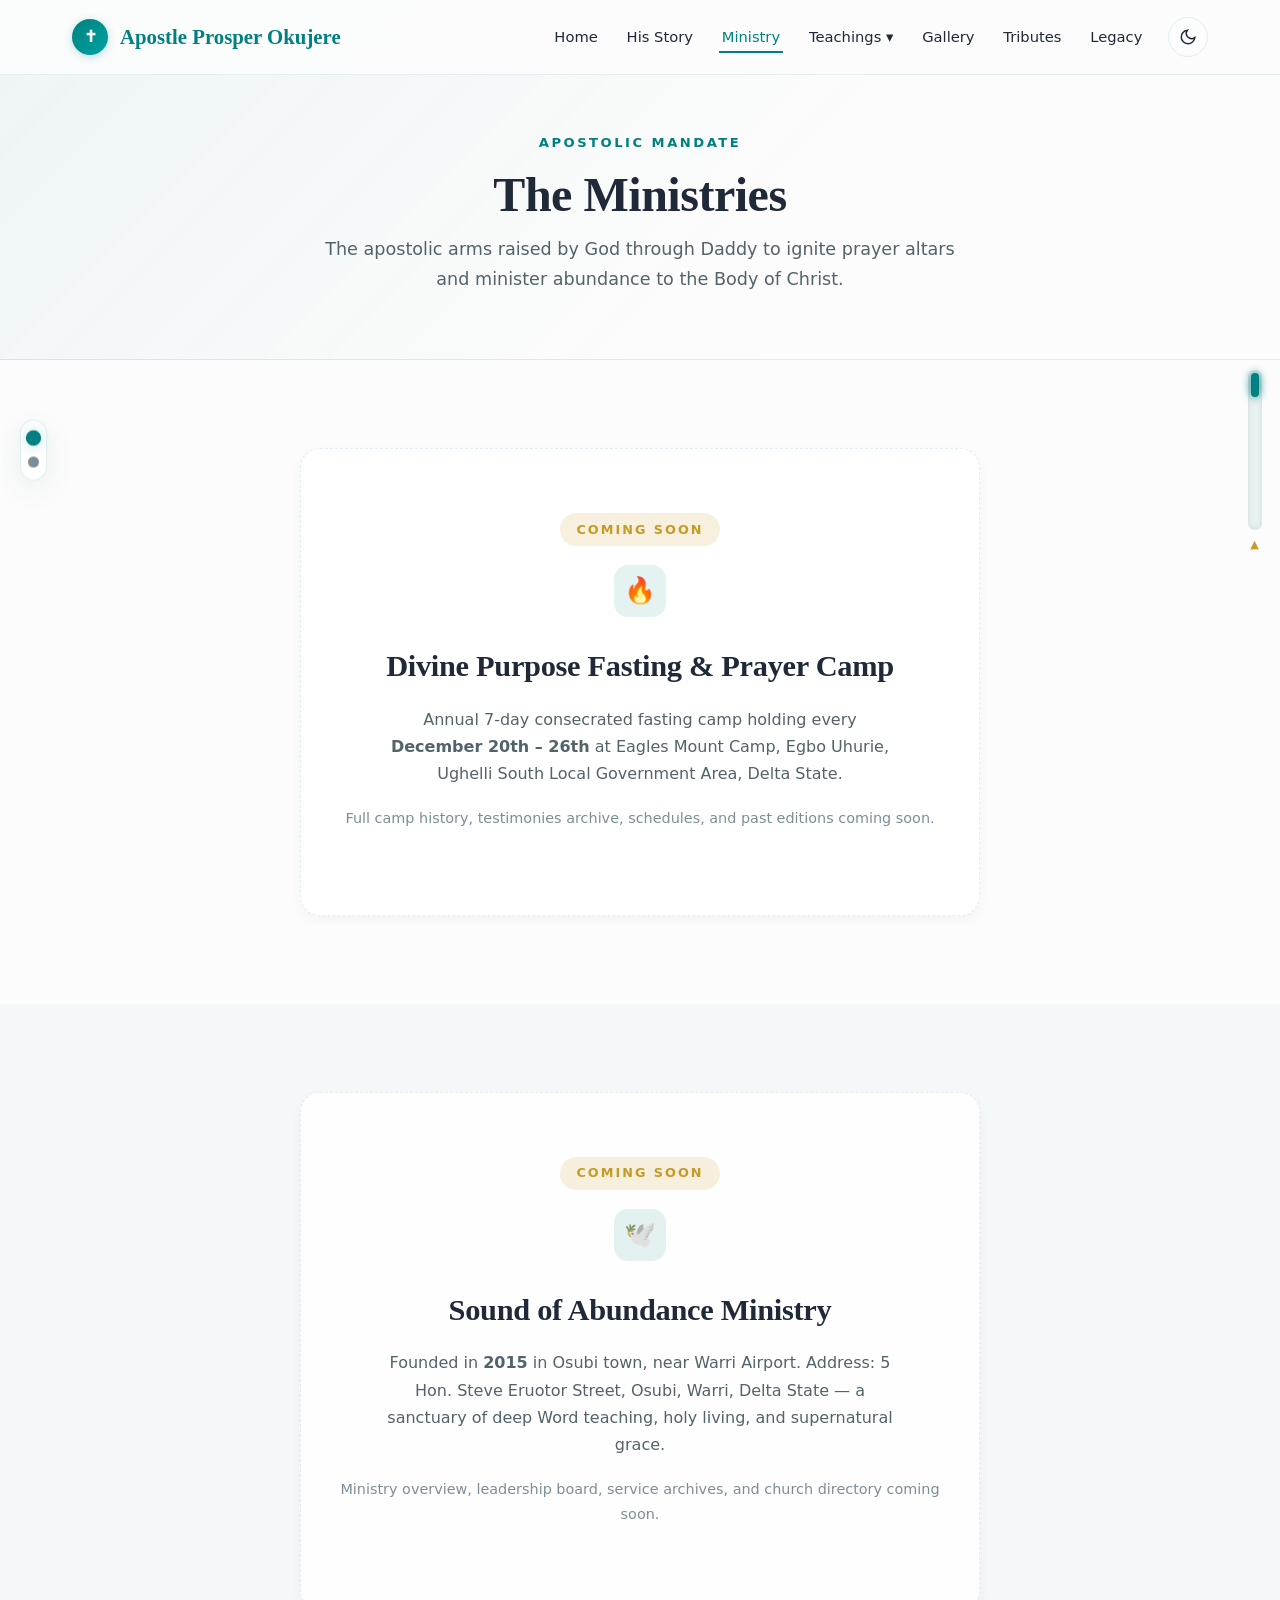
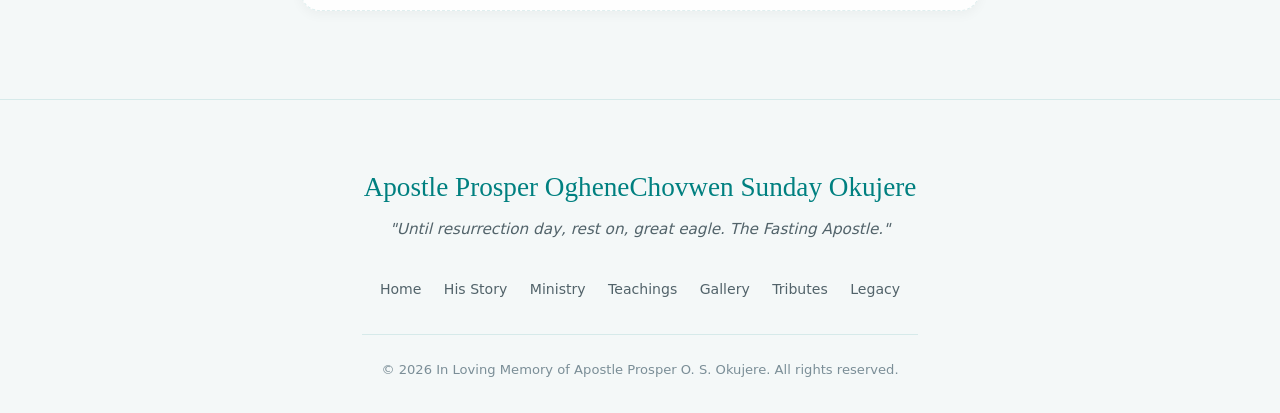
<file: pages/ministry.html>
<!DOCTYPE html>
<html lang="en" data-theme="light">
<head>
  <meta charset="UTF-8">
  <meta name="viewport" content="width=device-width, initial-scale=1.0">
  <title>Ministry | Apostle Prosper Okujere</title>
  <link rel="preconnect" href="https://fonts.googleapis.com">
  <link rel="preconnect" href="https://fonts.gstatic.com" crossorigin>
  <!-- Favicon -->
  <link rel="icon" type="image/svg+xml" href="../favicon.svg">
  <link rel="icon" type="image/png" sizes="32x32" href="../favicon.png">
  <link rel="apple-touch-icon" sizes="180x180" href="../apple-touch-icon.png">
  <link rel="shortcut icon" href="../favicon.ico">

  <link rel="stylesheet" href="../css/styles.css">
</head>
<body>

<div id="scroll-indicator"></div>
<div class="scroll-tracker-aside">
  <div class="scroll-thumb" id="scroll-thumb"></div>
  <div class="scroll-direction-indicator" id="scroll-direction">▼</div>
</div>
<nav class="inpage-widget" id="inpage-widget" aria-label="Page sections"></nav>

<header class="navbar">
  <div class="nav-container">
    <a href="../index.html" class="nav-brand"><span class="brand-emblem">✝</span><span>Apostle Prosper Okujere</span></a>
    <nav><ul class="nav-menu">
      <li><a href="../index.html" class="nav-link">Home</a></li>
      <li><a href="his-story.html" class="nav-link">His Story</a></li>
      <li><a href="ministry.html" class="nav-link">Ministry</a></li>
      <li class="has-dropdown"><a href="teachings.html" class="nav-link">Teachings ▾</a>
        <ul class="dropdown-menu">
          <li class="dropdown-item"><a href="teachings.html">📖 All Teachings</a></li>
          <li class="dropdown-item"><a href="teachings.html">🎧 Listen to Audio</a></li>
          <li class="dropdown-item"><a href="teachings.html">📜 Manuscripts</a></li>
        </ul>
      </li>
      <li><a href="gallery.html" class="nav-link">Gallery</a></li>
      <li><a href="tributes.html" class="nav-link">Tributes</a></li>
      <li><a href="legacy.html" class="nav-link">Legacy</a></li>
      <li><button class="theme-toggle-btn" id="theme-toggle" aria-label="Toggle Dark/Light Mode">
        <svg class="sun-icon" width="18" height="18" viewBox="0 0 24 24" fill="none" stroke="currentColor" stroke-width="2"><circle cx="12" cy="12" r="5"/><line x1="12" y1="1" x2="12" y2="3"/><line x1="12" y1="21" x2="12" y2="23"/><line x1="4.22" y1="4.22" x2="5.64" y2="5.64"/><line x1="18.36" y1="18.36" x2="19.78" y2="19.78"/><line x1="1" y1="12" x2="3" y2="12"/><line x1="21" y1="12" x2="23" y2="12"/><line x1="4.22" y1="19.78" x2="5.64" y2="18.36"/><line x1="18.36" y1="5.64" x2="19.78" y2="4.22"/></svg>
        <svg class="moon-icon" width="18" height="18" viewBox="0 0 24 24" fill="none" stroke="currentColor" stroke-width="2"><path d="M21 12.79A9 9 0 1 1 11.21 3 7 7 0 0 0 21 12.79z"/></svg>
      </button></li>
    </ul></nav>
    <button class="mobile-toggle-btn" id="mobile-toggle" aria-label="Open Menu"><span class="hamburger-line"></span><span class="hamburger-line"></span><span class="hamburger-line"></span></button>
  </div>
</header>

<div class="mobile-nav-overlay" id="mobile-overlay"></div>
<aside class="mobile-nav-drawer" id="mobile-drawer">
  <div class="drawer-header">
    <div class="nav-brand" style="font-size:1.1rem;"><span class="brand-emblem">✝</span><span>Apostle Prosper</span></div>
    <button id="close-drawer" style="background:none;border:none;font-size:1.6rem;color:var(--text-main);cursor:pointer;">&times;</button>
  </div>
  <ul class="drawer-links">
    <li><a href="../index.html" class="mobile-nav-link">Home</a></li>
    <li><a href="his-story.html" class="mobile-nav-link">His Story</a></li>
    <li><a href="ministry.html" class="mobile-nav-link">Ministry</a></li>
    <li><a href="teachings.html" class="mobile-nav-link">Teachings & Listen</a></li>
    <li><a href="gallery.html" class="mobile-nav-link">Gallery</a></li>
    <li><a href="tributes.html" class="mobile-nav-link">Tributes</a></li>
    <li><a href="legacy.html" class="mobile-nav-link">Legacy</a></li>
  </ul>
</aside>

<main>
  <div class="page-hero" id="header" data-section-title="Ministry">
    <div class="container">
      <span class="page-hero-eyebrow">Apostolic Mandate</span>
      <h1 class="page-hero-title">The Ministries</h1>
      <p class="page-hero-sub">The apostolic arms raised by God through Daddy to ignite prayer altars and minister abundance to the Body of Christ.</p>
    </div>
  </div>

  <section class="section" id="divine-purpose" data-section-title="Divine Purpose Camp">
    <div class="container" style="max-width:820px;">
      <div class="coming-soon-card reveal">
        <span class="coming-soon-badge">Coming Soon</span>
        <div class="legacy-icon" style="margin:0 auto 1.5rem;">🔥</div>
        <h2 style="font-size:1.9rem; margin-bottom:0.8rem;">Divine Purpose Fasting & Prayer Camp</h2>
        <p style="max-width:520px; margin:0 auto 1.2rem;">Annual 7-day consecrated fasting camp holding every <strong>December 20th – 26th</strong> at Eagles Mount Camp, Egbo Uhurie, Ughelli South Local Government Area, Delta State.</p>
        <p style="font-size:0.9rem; color:var(--text-light);">Full camp history, testimonies archive, schedules, and past editions coming soon.</p>
      </div>
    </div>
  </section>

  <section class="section section-alt" id="sound-of-abundance" data-section-title="Sound of Abundance">
    <div class="container" style="max-width:820px;">
      <div class="coming-soon-card reveal">
        <span class="coming-soon-badge">Coming Soon</span>
        <div class="legacy-icon" style="margin:0 auto 1.5rem;">🕊️</div>
        <h2 style="font-size:1.9rem; margin-bottom:0.8rem;">Sound of Abundance Ministry</h2>
        <p style="max-width:520px; margin:0 auto 1.2rem;">Founded in <strong>2015</strong> in Osubi town, near Warri Airport. Address: 5 Hon. Steve Eruotor Street, Osubi, Warri, Delta State — a sanctuary of deep Word teaching, holy living, and supernatural grace.</p>
        <p style="font-size:0.9rem; color:var(--text-light);">Ministry overview, leadership board, service archives, and church directory coming soon.</p>
      </div>
    </div>
  </section>
</main>

<footer class="footer">
  <div class="container footer-content">
    <div class="footer-brand">Apostle Prosper OgheneChovwen Sunday Okujere</div>
    <p class="footer-quote">"Until resurrection day, rest on, great eagle. The Fasting Apostle."</p>
    <ul class="footer-nav">
      <li><a href="../index.html">Home</a></li><li><a href="his-story.html">His Story</a></li><li><a href="ministry.html">Ministry</a></li><li><a href="teachings.html">Teachings</a></li><li><a href="gallery.html">Gallery</a></li><li><a href="tributes.html">Tributes</a></li><li><a href="legacy.html">Legacy</a></li>
    </ul>
    <div class="footer-bottom">&copy; 2026 In Loving Memory of Apostle Prosper O. S. Okujere. All rights reserved.</div>
  </div>
</footer>
<script src="../js/main.js"></script>
</body>
</html>
</file>
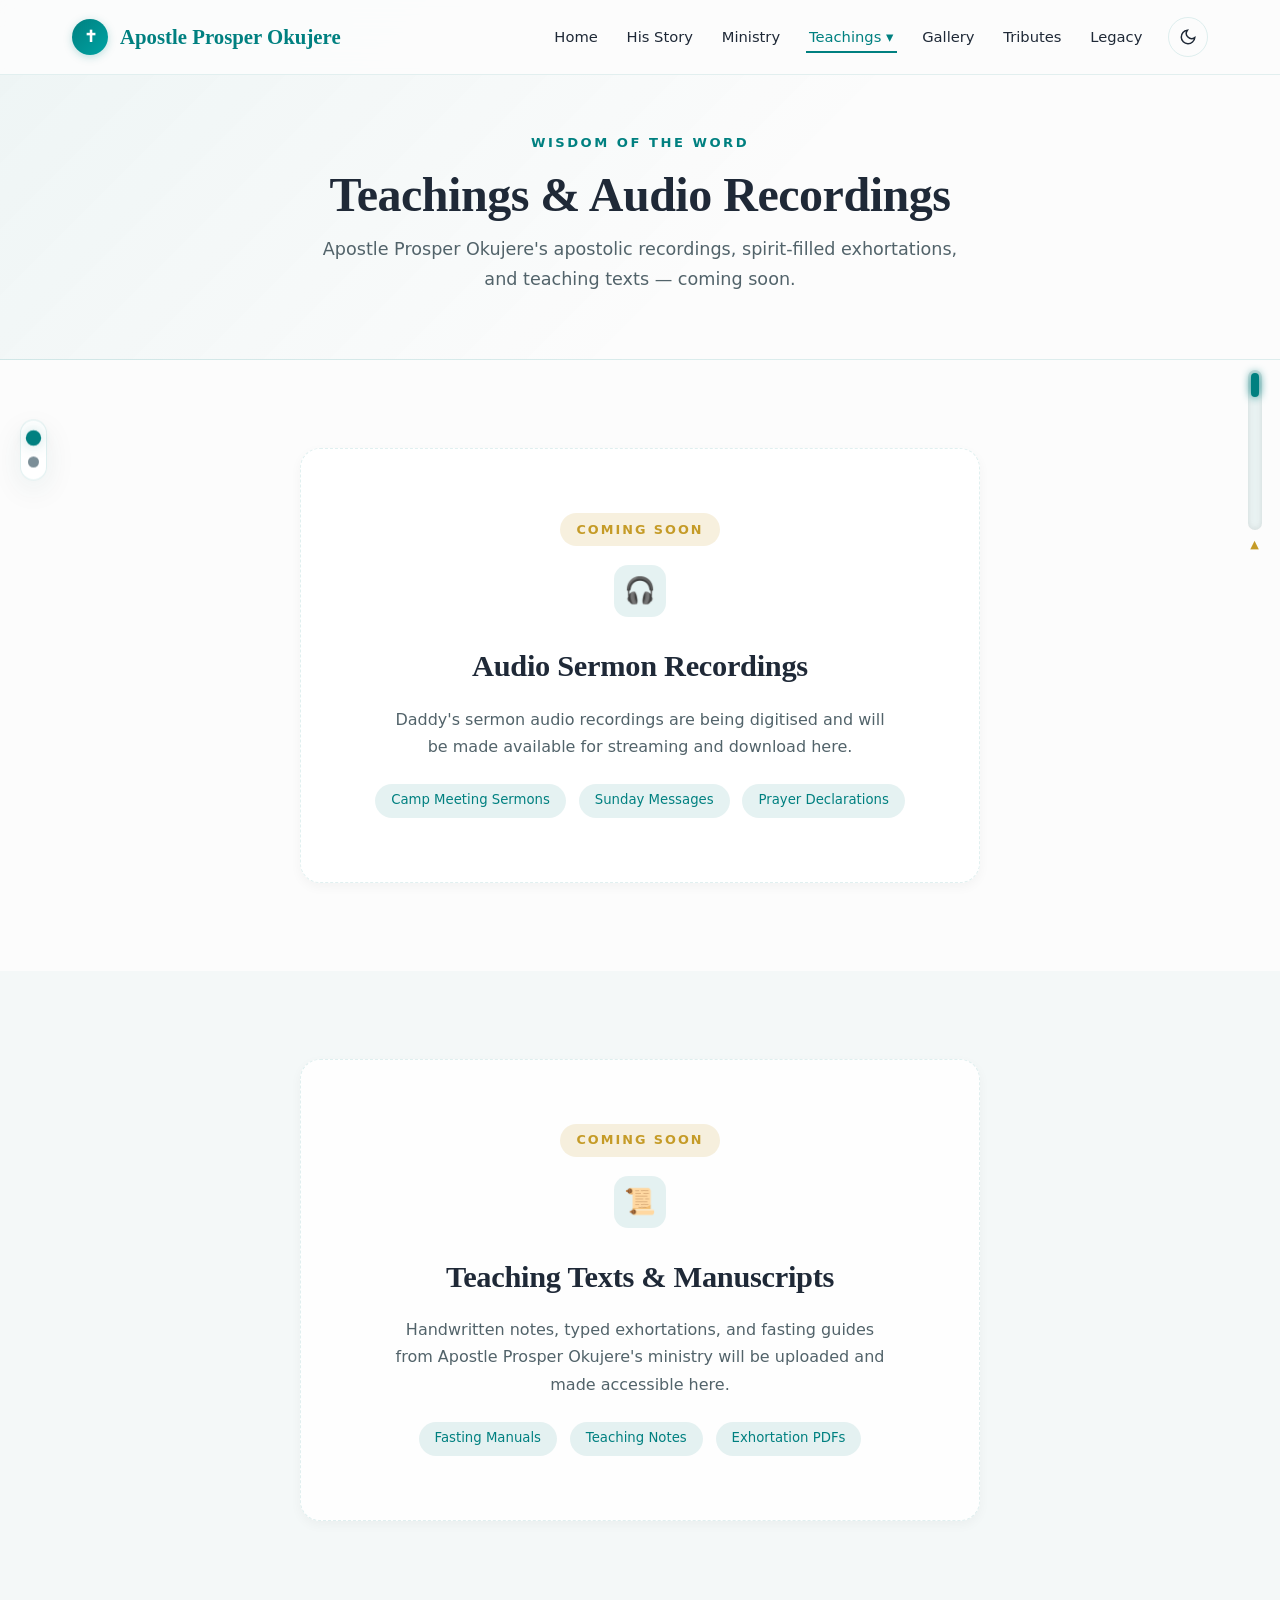
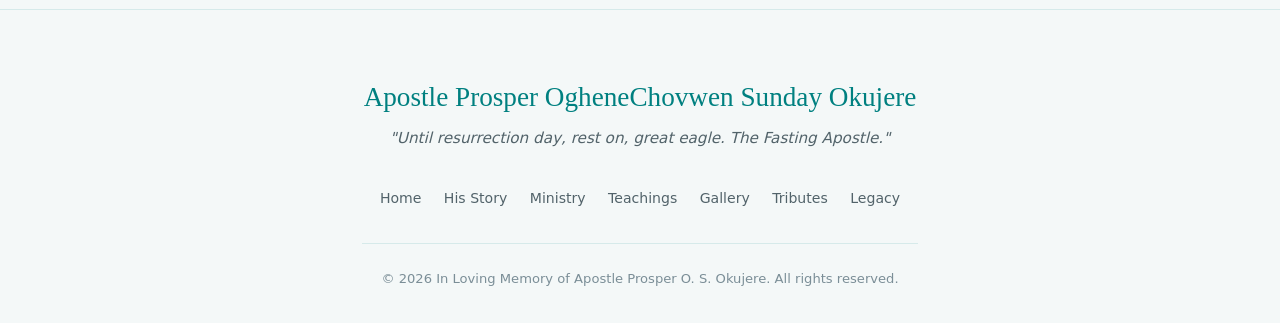
<file: pages/teachings.html>
<!DOCTYPE html>
<html lang="en" data-theme="light">
<head>
  <meta charset="UTF-8">
  <meta name="viewport" content="width=device-width, initial-scale=1.0">
  <title>Teachings | Apostle Prosper Okujere</title>
  <link rel="preconnect" href="https://fonts.googleapis.com">
  <link rel="preconnect" href="https://fonts.gstatic.com" crossorigin>
  <!-- Favicon -->
  <link rel="icon" type="image/svg+xml" href="../favicon.svg">
  <link rel="icon" type="image/png" sizes="32x32" href="../favicon.png">
  <link rel="apple-touch-icon" sizes="180x180" href="../apple-touch-icon.png">
  <link rel="shortcut icon" href="../favicon.ico">

  <link rel="stylesheet" href="../css/styles.css">
</head>
<body>

<div id="scroll-indicator"></div>
<div class="scroll-tracker-aside">
  <div class="scroll-thumb" id="scroll-thumb"></div>
  <div class="scroll-direction-indicator" id="scroll-direction">▼</div>
</div>
<nav class="inpage-widget" id="inpage-widget" aria-label="Page sections"></nav>

<header class="navbar">
  <div class="nav-container">
    <a href="../index.html" class="nav-brand"><span class="brand-emblem">✝</span><span>Apostle Prosper Okujere</span></a>
    <nav><ul class="nav-menu">
      <li><a href="../index.html" class="nav-link">Home</a></li>
      <li><a href="his-story.html" class="nav-link">His Story</a></li>
      <li><a href="ministry.html" class="nav-link">Ministry</a></li>
      <li class="has-dropdown"><a href="teachings.html" class="nav-link">Teachings ▾</a>
        <ul class="dropdown-menu">
          <li class="dropdown-item"><a href="teachings.html">📖 All Teachings</a></li>
          <li class="dropdown-item"><a href="teachings.html">🎧 Listen to Audio</a></li>
          <li class="dropdown-item"><a href="teachings.html">📜 Manuscripts</a></li>
        </ul>
      </li>
      <li><a href="gallery.html" class="nav-link">Gallery</a></li>
      <li><a href="tributes.html" class="nav-link">Tributes</a></li>
      <li><a href="legacy.html" class="nav-link">Legacy</a></li>
      <li><button class="theme-toggle-btn" id="theme-toggle" aria-label="Toggle Dark/Light Mode">
        <svg class="sun-icon" width="18" height="18" viewBox="0 0 24 24" fill="none" stroke="currentColor" stroke-width="2"><circle cx="12" cy="12" r="5"/><line x1="12" y1="1" x2="12" y2="3"/><line x1="12" y1="21" x2="12" y2="23"/><line x1="4.22" y1="4.22" x2="5.64" y2="5.64"/><line x1="18.36" y1="18.36" x2="19.78" y2="19.78"/><line x1="1" y1="12" x2="3" y2="12"/><line x1="21" y1="12" x2="23" y2="12"/><line x1="4.22" y1="19.78" x2="5.64" y2="18.36"/><line x1="18.36" y1="5.64" x2="19.78" y2="4.22"/></svg>
        <svg class="moon-icon" width="18" height="18" viewBox="0 0 24 24" fill="none" stroke="currentColor" stroke-width="2"><path d="M21 12.79A9 9 0 1 1 11.21 3 7 7 0 0 0 21 12.79z"/></svg>
      </button></li>
    </ul></nav>
    <button class="mobile-toggle-btn" id="mobile-toggle" aria-label="Open Menu"><span class="hamburger-line"></span><span class="hamburger-line"></span><span class="hamburger-line"></span></button>
  </div>
</header>

<div class="mobile-nav-overlay" id="mobile-overlay"></div>
<aside class="mobile-nav-drawer" id="mobile-drawer">
  <div class="drawer-header">
    <div class="nav-brand" style="font-size:1.1rem;"><span class="brand-emblem">✝</span><span>Apostle Prosper</span></div>
    <button id="close-drawer" style="background:none;border:none;font-size:1.6rem;color:var(--text-main);cursor:pointer;">&times;</button>
  </div>
  <ul class="drawer-links">
    <li><a href="../index.html" class="mobile-nav-link">Home</a></li>
    <li><a href="his-story.html" class="mobile-nav-link">His Story</a></li>
    <li><a href="ministry.html" class="mobile-nav-link">Ministry</a></li>
    <li><a href="teachings.html" class="mobile-nav-link">Teachings & Listen</a></li>
    <li><a href="gallery.html" class="mobile-nav-link">Gallery</a></li>
    <li><a href="tributes.html" class="mobile-nav-link">Tributes</a></li>
    <li><a href="legacy.html" class="mobile-nav-link">Legacy</a></li>
  </ul>
</aside>

<main>
  <div class="page-hero" id="header" data-section-title="Teachings">
    <div class="container">
      <span class="page-hero-eyebrow">Wisdom of the Word</span>
      <h1 class="page-hero-title">Teachings &amp; Audio Recordings</h1>
      <p class="page-hero-sub">Apostle Prosper Okujere's apostolic recordings, spirit-filled exhortations, and teaching texts — coming soon.</p>
    </div>
  </div>

  <section class="section" id="audio-sermons" data-section-title="Audio Sermons">
    <div class="container" style="max-width:780px;">
      <div class="coming-soon-card reveal">
        <span class="coming-soon-badge">Coming Soon</span>
        <div class="legacy-icon" style="margin:0 auto 1.5rem;">🎧</div>
        <h2 style="font-size:1.9rem; margin-bottom:0.8rem;">Audio Sermon Recordings</h2>
        <p style="max-width:500px; margin:0 auto 1.5rem;">Daddy's sermon audio recordings are being digitised and will be made available for streaming and download here.</p>
        <div style="display:flex; justify-content:center; gap:0.8rem; flex-wrap:wrap;">
          <span style="font-size:0.83rem; padding:0.35rem 1rem; border-radius:20px; background:rgba(0,128,128,0.1); color:var(--primary-teal);">Camp Meeting Sermons</span>
          <span style="font-size:0.83rem; padding:0.35rem 1rem; border-radius:20px; background:rgba(0,128,128,0.1); color:var(--primary-teal);">Sunday Messages</span>
          <span style="font-size:0.83rem; padding:0.35rem 1rem; border-radius:20px; background:rgba(0,128,128,0.1); color:var(--primary-teal);">Prayer Declarations</span>
        </div>
      </div>
    </div>
  </section>

  <section class="section section-alt" id="manuscripts" data-section-title="Manuscripts">
    <div class="container" style="max-width:780px;">
      <div class="coming-soon-card reveal">
        <span class="coming-soon-badge">Coming Soon</span>
        <div class="legacy-icon" style="margin:0 auto 1.5rem;">📜</div>
        <h2 style="font-size:1.9rem; margin-bottom:0.8rem;">Teaching Texts &amp; Manuscripts</h2>
        <p style="max-width:500px; margin:0 auto 1.5rem;">Handwritten notes, typed exhortations, and fasting guides from Apostle Prosper Okujere's ministry will be uploaded and made accessible here.</p>
        <div style="display:flex; justify-content:center; gap:0.8rem; flex-wrap:wrap;">
          <span style="font-size:0.83rem; padding:0.35rem 1rem; border-radius:20px; background:rgba(0,128,128,0.1); color:var(--primary-teal);">Fasting Manuals</span>
          <span style="font-size:0.83rem; padding:0.35rem 1rem; border-radius:20px; background:rgba(0,128,128,0.1); color:var(--primary-teal);">Teaching Notes</span>
          <span style="font-size:0.83rem; padding:0.35rem 1rem; border-radius:20px; background:rgba(0,128,128,0.1); color:var(--primary-teal);">Exhortation PDFs</span>
        </div>
      </div>
    </div>
  </section>
</main>

<footer class="footer">
  <div class="container footer-content">
    <div class="footer-brand">Apostle Prosper OgheneChovwen Sunday Okujere</div>
    <p class="footer-quote">"Until resurrection day, rest on, great eagle. The Fasting Apostle."</p>
    <ul class="footer-nav">
      <li><a href="../index.html">Home</a></li><li><a href="his-story.html">His Story</a></li><li><a href="ministry.html">Ministry</a></li><li><a href="teachings.html">Teachings</a></li><li><a href="gallery.html">Gallery</a></li><li><a href="tributes.html">Tributes</a></li><li><a href="legacy.html">Legacy</a></li>
    </ul>
    <div class="footer-bottom">&copy; 2026 In Loving Memory of Apostle Prosper O. S. Okujere. All rights reserved.</div>
  </div>
</footer>
<script src="../js/main.js"></script>
</body>
</html>
</file>
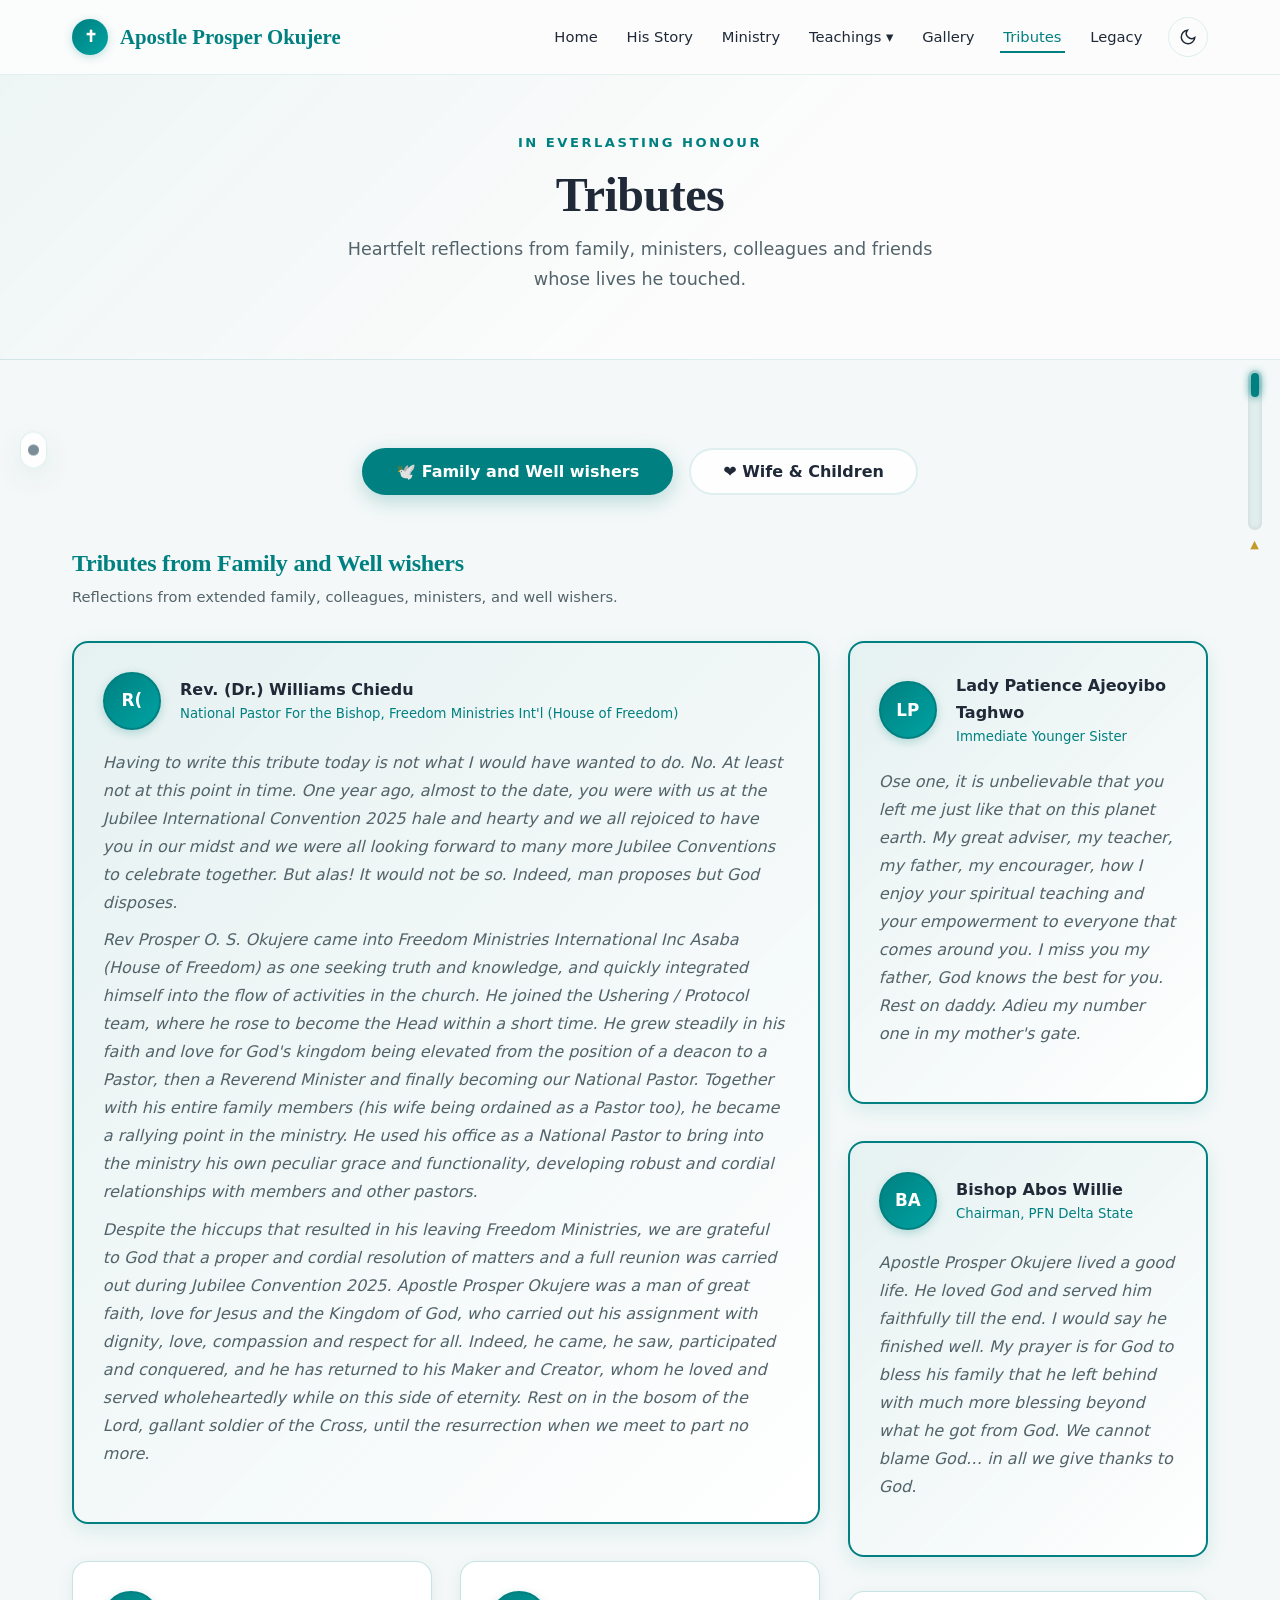
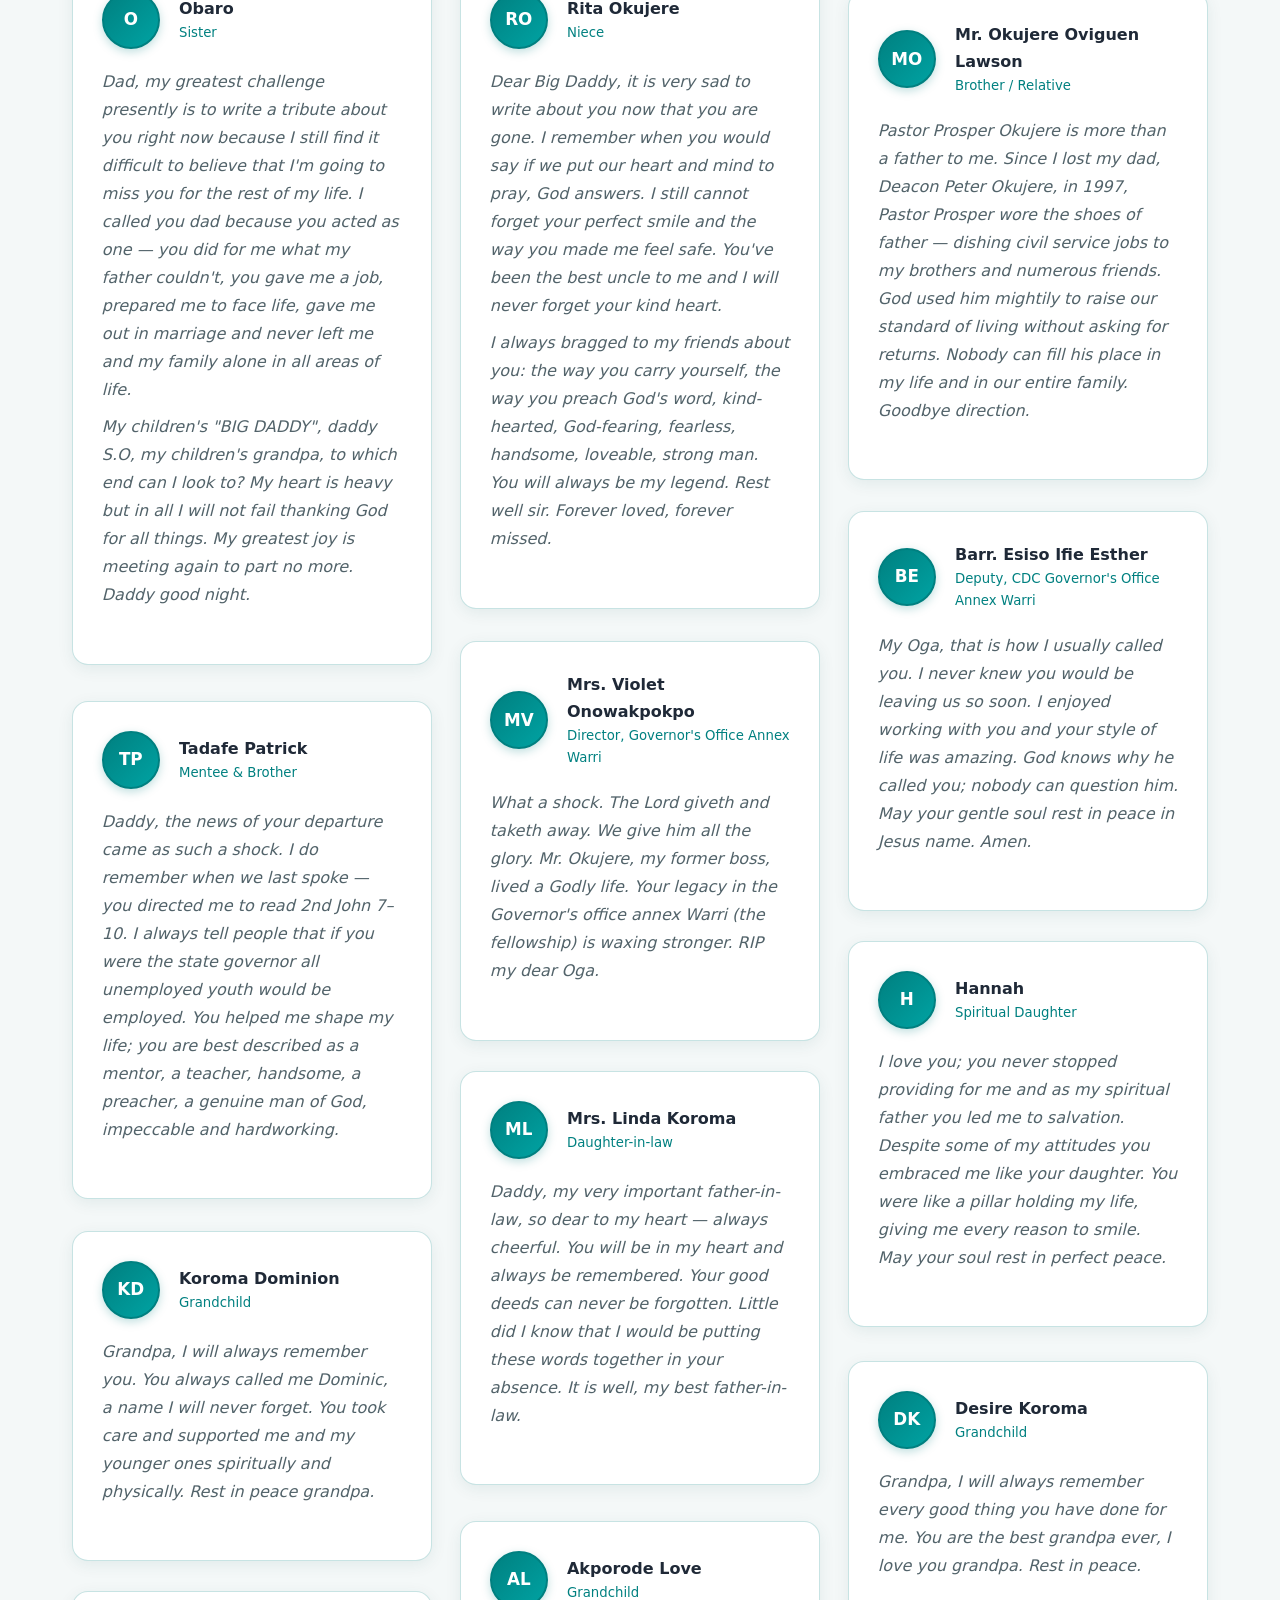
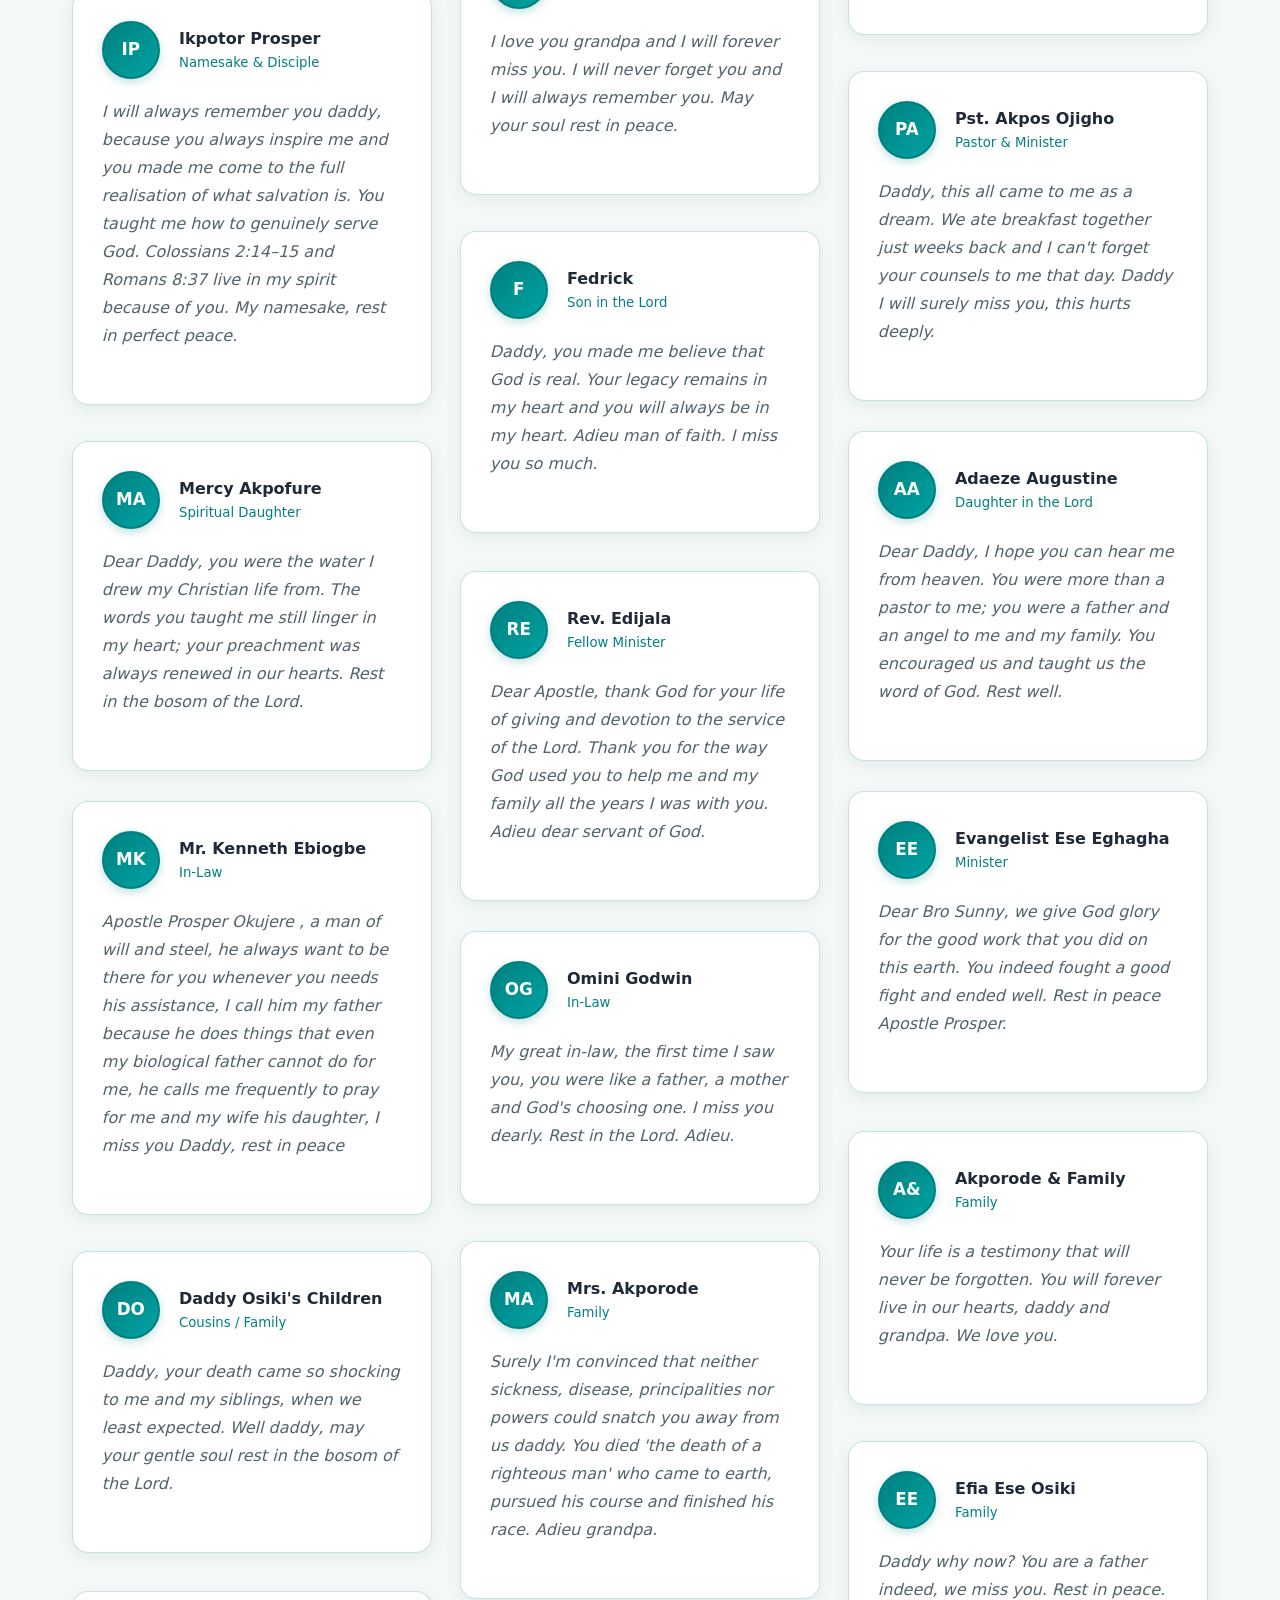
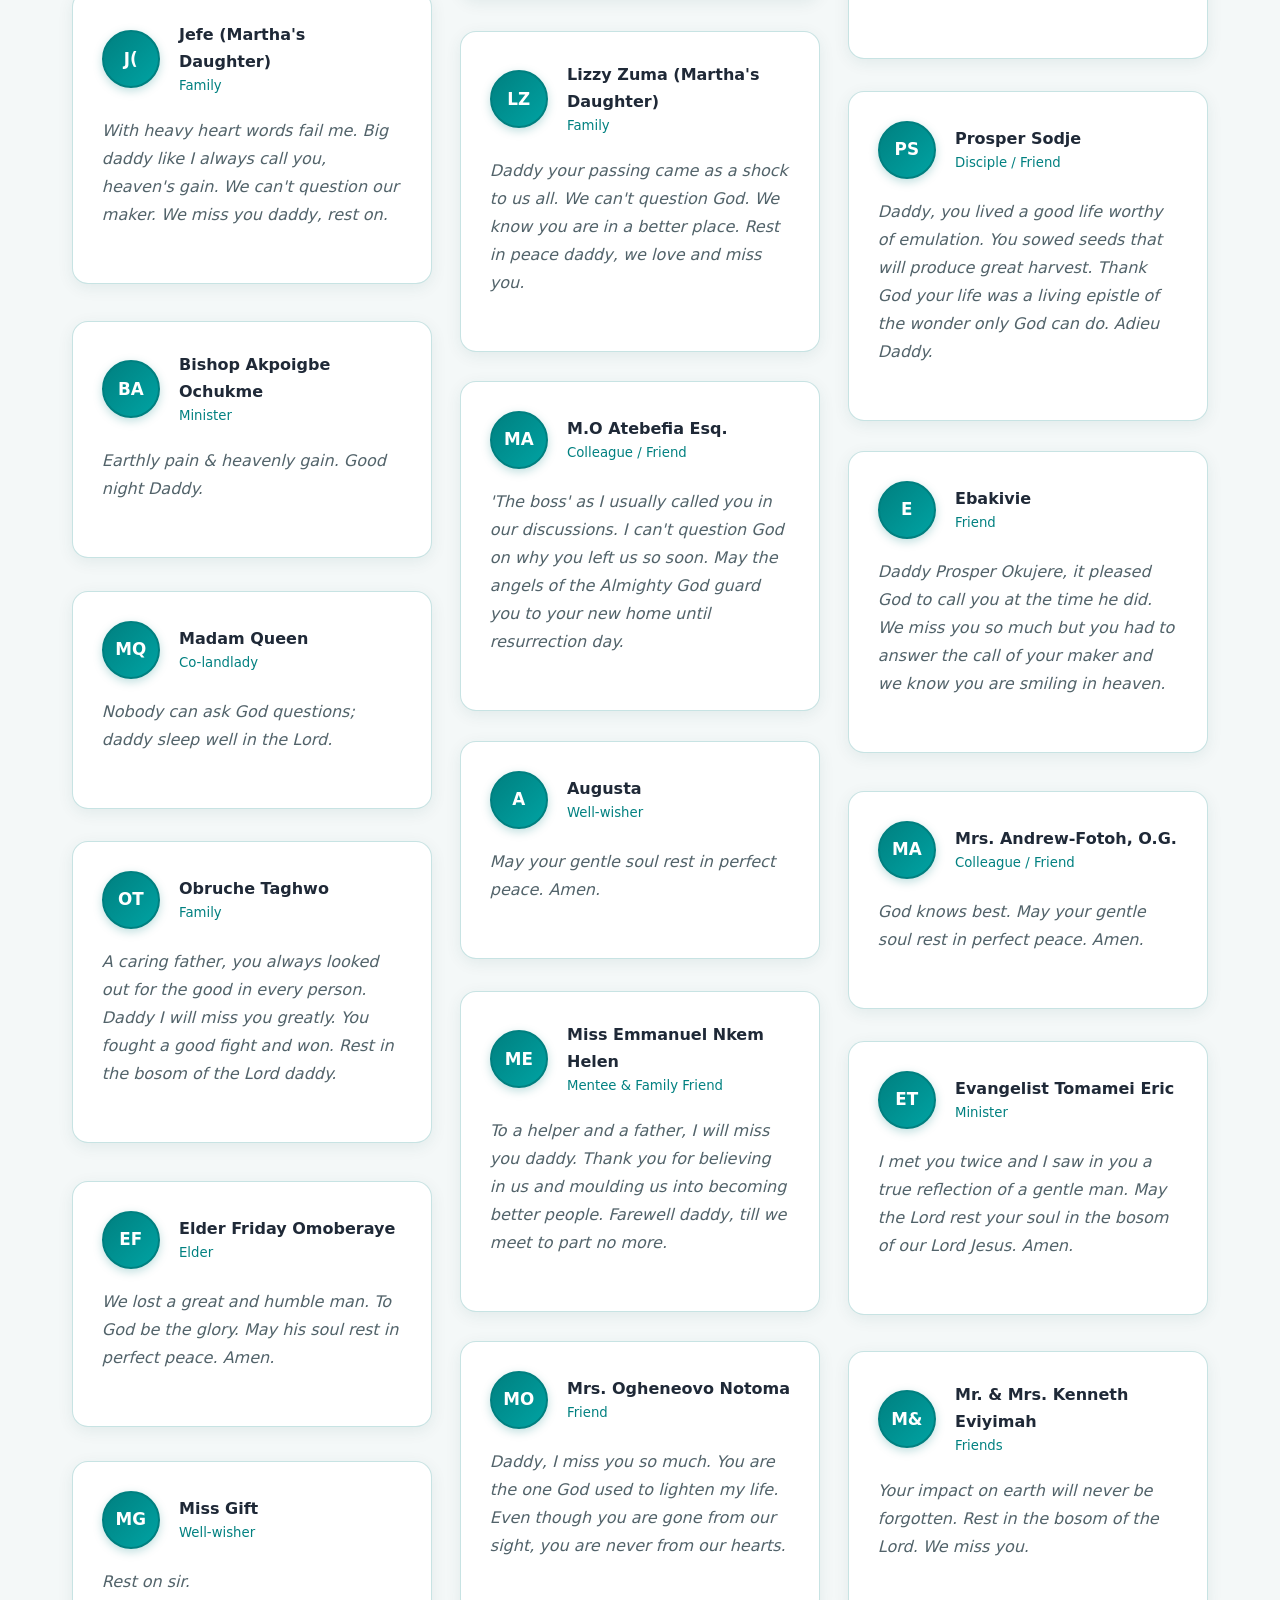
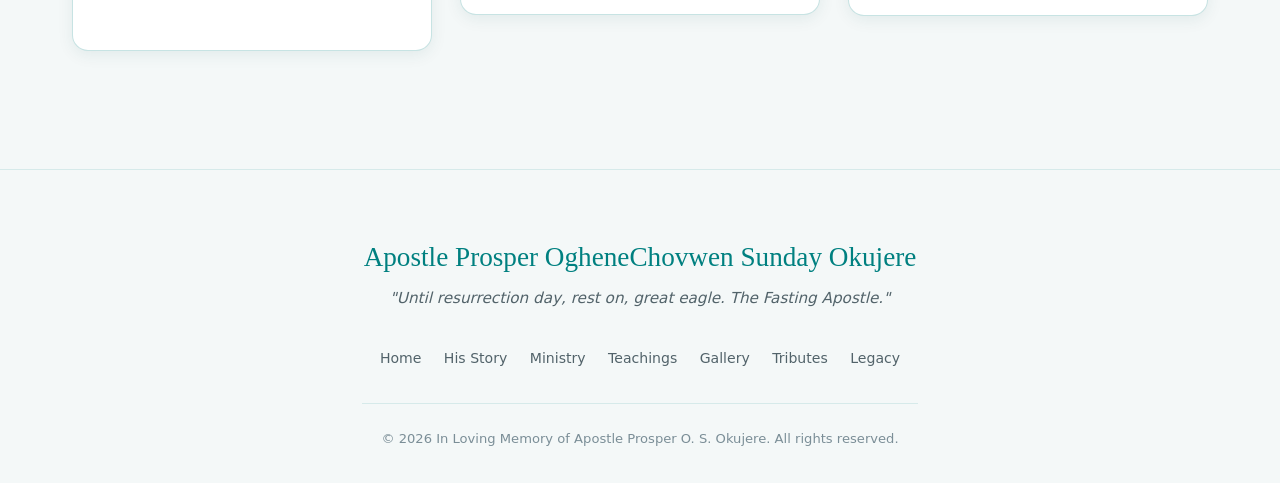
<file: pages/tributes.html>
<!DOCTYPE html>
<html lang="en" data-theme="light">
<head>
  <meta charset="UTF-8">
  <meta name="viewport" content="width=device-width, initial-scale=1.0">
  <title>Tributes | Apostle Prosper Okujere</title>
  <link rel="preconnect" href="https://fonts.googleapis.com">
  <link rel="preconnect" href="https://fonts.gstatic.com" crossorigin>
  <!-- Favicon -->
  <link rel="icon" type="image/svg+xml" href="../favicon.svg">
  <link rel="icon" type="image/png" sizes="32x32" href="../favicon.png">
  <link rel="apple-touch-icon" sizes="180x180" href="../apple-touch-icon.png">
  <link rel="shortcut icon" href="../favicon.ico">

  <link rel="stylesheet" href="../css/styles.css">
</head>
<body>

<div id="scroll-indicator"></div>
<div class="scroll-tracker-aside">
  <div class="scroll-thumb" id="scroll-thumb"></div>
  <div class="scroll-direction-indicator" id="scroll-direction">▼</div>
</div>
<nav class="inpage-widget" id="inpage-widget" aria-label="Page sections"></nav>

<!-- Navbar -->
<header class="navbar">
  <div class="nav-container">
    <a href="../index.html" class="nav-brand">
      <span class="brand-emblem">✝</span>
      <span>Apostle Prosper Okujere</span>
    </a>
    <nav>
      <ul class="nav-menu">
        <li><a href="../index.html" class="nav-link">Home</a></li>
        <li><a href="his-story.html" class="nav-link">His Story</a></li>
        <li><a href="ministry.html" class="nav-link">Ministry</a></li>
        <li class="has-dropdown">
          <a href="teachings.html" class="nav-link">Teachings ▾</a>
          <ul class="dropdown-menu">
            <li class="dropdown-item"><a href="teachings.html">📖 All Teachings</a></li>
            <li class="dropdown-item"><a href="teachings.html">🎧 Listen to Audio</a></li>
            <li class="dropdown-item"><a href="teachings.html">📜 Manuscripts</a></li>
          </ul>
        </li>
        <li><a href="gallery.html" class="nav-link">Gallery</a></li>
        <li><a href="tributes.html" class="nav-link">Tributes</a></li>
        <li><a href="legacy.html" class="nav-link">Legacy</a></li>
        <li>
          <button class="theme-toggle-btn" id="theme-toggle" aria-label="Toggle Dark/Light Mode">
            <svg class="sun-icon" width="18" height="18" viewBox="0 0 24 24" fill="none" stroke="currentColor" stroke-width="2"><circle cx="12" cy="12" r="5"/><line x1="12" y1="1" x2="12" y2="3"/><line x1="12" y1="21" x2="12" y2="23"/><line x1="4.22" y1="4.22" x2="5.64" y2="5.64"/><line x1="18.36" y1="18.36" x2="19.78" y2="19.78"/><line x1="1" y1="12" x2="3" y2="12"/><line x1="21" y1="12" x2="23" y2="12"/><line x1="4.22" y1="19.78" x2="5.64" y2="18.36"/><line x1="18.36" y1="5.64" x2="19.78" y2="4.22"/></svg>
            <svg class="moon-icon" width="18" height="18" viewBox="0 0 24 24" fill="none" stroke="currentColor" stroke-width="2"><path d="M21 12.79A9 9 0 1 1 11.21 3 7 7 0 0 0 21 12.79z"/></svg>
          </button>
        </li>
      </ul>
    </nav>
    <button class="mobile-toggle-btn" id="mobile-toggle" aria-label="Open Menu">
      <span class="hamburger-line"></span><span class="hamburger-line"></span><span class="hamburger-line"></span>
    </button>
  </div>
</header>

<div class="mobile-nav-overlay" id="mobile-overlay"></div>
<aside class="mobile-nav-drawer" id="mobile-drawer">
  <div class="drawer-header">
    <div class="nav-brand" style="font-size:1.1rem;"><span class="brand-emblem">✝</span><span>Apostle Prosper</span></div>
    <button id="close-drawer" style="background:none;border:none;font-size:1.6rem;color:var(--text-main);cursor:pointer;">&times;</button>
  </div>
  <ul class="drawer-links">
    <li><a href="../index.html" class="mobile-nav-link">Home</a></li>
    <li><a href="his-story.html" class="mobile-nav-link">His Story</a></li>
    <li><a href="ministry.html" class="mobile-nav-link">Ministry</a></li>
    <li><a href="teachings.html" class="mobile-nav-link">Teachings & Listen</a></li>
    <li><a href="gallery.html" class="mobile-nav-link">Gallery</a></li>
    <li><a href="tributes.html" class="mobile-nav-link">Tributes</a></li>
    <li><a href="legacy.html" class="mobile-nav-link">Legacy</a></li>
  </ul>
</aside>

<main>
  <div class="page-hero" id="header" data-section-title="Tributes">
    <div class="container">
      <span class="page-hero-eyebrow">In Everlasting Honour</span>
      <h1 class="page-hero-title">Tributes</h1>
      <p class="page-hero-sub">Heartfelt reflections from family, ministers, colleagues and friends whose lives he touched.</p>
    </div>
  </div>

  <!-- Tributes Tabs -->
  <section class="section section-alt" id="tributes-wall" data-section-title="Tributes">
    <div class="container">

      <!-- Tab Switcher — Family and Well wishers is default -->
      <div class="tributes-tabs-header">
        <button class="tributes-tab-btn active" data-tab="general">
          🕊️ Family and Well wishers
        </button>
        <button class="tributes-tab-btn" data-tab="family">
          ❤️ Wife &amp; Children
        </button>
      </div>

      <!-- General Tributes (shown by default) -->
      <div id="tab-general-wrapper">
        <div style="margin-bottom:2rem;">
          <h3 style="font-size:1.5rem; color:var(--primary-teal);">Tributes from Family and Well wishers</h3>
          <p style="color:var(--text-muted); font-size:0.92rem;">Reflections from extended family, colleagues, ministers, and well wishers.</p>
        </div>
        <div class="tributes-wall" id="general-tributes-grid">
          <!-- Rendered by JS -->
        </div>
      </div>

      <!-- Family Tributes (hidden by default) -->
      <div id="tab-family-wrapper" style="display:none;">
        <div style="margin-bottom:2rem;">
          <h3 style="font-size:1.5rem; color:var(--primary-teal);">Tributes from Wife & Children</h3>
          <p style="color:var(--text-muted); font-size:0.92rem;">Words of eternal love and devotion from his nuclear family.</p>
        </div>
        <div class="tributes-wall" id="family-tributes-grid">
          <!-- Rendered by JS -->
        </div>
      </div>

    </div>
  </section>
</main>

<footer class="footer">
  <div class="container footer-content">
    <div class="footer-brand">Apostle Prosper OgheneChovwen Sunday Okujere</div>
    <p class="footer-quote">"Until resurrection day, rest on, great eagle. The Fasting Apostle."</p>
    <ul class="footer-nav">
      <li><a href="../index.html">Home</a></li>
      <li><a href="his-story.html">His Story</a></li>
      <li><a href="ministry.html">Ministry</a></li>
      <li><a href="teachings.html">Teachings</a></li>
      <li><a href="gallery.html">Gallery</a></li>
      <li><a href="tributes.html">Tributes</a></li>
      <li><a href="legacy.html">Legacy</a></li>
    </ul>
    <div class="footer-bottom">&copy; 2026 In Loving Memory of Apostle Prosper O. S. Okujere. All rights reserved.</div>
  </div>
</footer>

<script src="../js/main.js"></script>
<script>
  document.addEventListener('DOMContentLoaded', () => {
    initTributeTabs();
  });
</script>
</body>
</html>
</file>
<file: css/styles.css>
/* ==========================================================================
   Apostle Prosper O. S. Okujere Memorial Website
   Shared Stylesheet — All Pages
   ========================================================================== */

:root {
  --primary-teal: #008080;
  --primary-teal-light: #00a3a3;
  --primary-teal-dark: #005a5a;
  --primary-teal-rgb: 0, 128, 128;
  --teal-glow: rgba(0, 128, 128, 0.25);

  --bg-primary: #fcfcfc;
  --bg-secondary: #f4f8f8;
  --bg-card: rgba(255, 255, 255, 0.85);
  --bg-card-border: rgba(0, 128, 128, 0.12);

  --text-main: #1f2937;
  --text-muted: #52636a;
  --text-light: #7b8e97;
  --accent-gold: #c59b27;

  --nav-bg: rgba(252, 252, 252, 0.92);
  --nav-border: rgba(0, 128, 128, 0.1);
  --shadow-sm: 0 4px 12px rgba(0, 0, 0, 0.04);
  --shadow-md: 0 10px 30px rgba(0, 80, 80, 0.08);
  --shadow-lg: 0 20px 45px rgba(0, 80, 80, 0.14);

  --font-serif: 'Cormorant Garamond', Georgia, serif;
  --font-sans: 'Plus Jakarta Sans', system-ui, -apple-system, sans-serif;
  --transition-smooth: all 0.35s cubic-bezier(0.25, 1, 0.5, 1);
  --container-max: 1200px;
  color-scheme: light;
}

[data-theme="dark"] {
  --bg-primary: #0a1112;
  --bg-secondary: #111a1c;
  --bg-card: rgba(18, 28, 30, 0.85);
  --bg-card-border: rgba(0, 163, 163, 0.2);
  --text-main: #edf2f4;
  --text-muted: #9fb3b8;
  --text-light: #708489;
  --nav-bg: rgba(10, 17, 18, 0.92);
  --nav-border: rgba(0, 163, 163, 0.15);
  --shadow-sm: 0 4px 12px rgba(0, 0, 0, 0.4);
  --shadow-md: 0 10px 30px rgba(0, 0, 0, 0.5);
  --shadow-lg: 0 20px 45px rgba(0, 0, 0, 0.7);
  color-scheme: dark;
}

*, *::before, *::after { box-sizing: border-box; margin: 0; padding: 0; }

html { scroll-behavior: smooth; font-size: 16px; }

body {
  font-family: var(--font-sans);
  background-color: var(--bg-primary);
  color: var(--text-main);
  line-height: 1.7;
  overflow-x: hidden;
  transition: background-color 0.4s ease, color 0.4s ease;
}

/* ── Scroll Progress Bar ── */
#scroll-indicator {
  position: fixed; top: 0; left: 0; height: 4px;
  background: linear-gradient(90deg, var(--primary-teal), #2dd4bf, var(--accent-gold));
  width: 0%; z-index: 9999;
  box-shadow: 0 0 12px rgba(0, 128, 128, 0.8);
  transition: width 0.1s ease-out;
}

/* ── Side Scroll Tracker ── */
.scroll-tracker-aside {
  position: fixed; right: 18px; top: 50%; transform: translateY(-50%);
  width: 14px; height: 160px;
  background: rgba(var(--primary-teal-rgb), 0.08);
  border-radius: 20px; z-index: 900;
  display: flex; flex-direction: column; align-items: center;
  justify-content: flex-start; padding: 3px;
  box-shadow: inset 0 0 6px rgba(0, 0, 0, 0.1);
  backdrop-filter: blur(4px);
}

.scroll-thumb {
  width: 8px; height: 24px; background: var(--primary-teal);
  border-radius: 12px; transition: transform 0.1s ease-out;
  box-shadow: 0 0 10px var(--primary-teal);
}

.scroll-direction-indicator {
  position: absolute; bottom: -24px;
  font-size: 0.7rem; color: var(--primary-teal);
  font-weight: 700; letter-spacing: 1px;
}

/* ── Typography ── */
h1, h2, h3, h4, .font-serif {
  font-family: var(--font-serif);
  font-weight: 600; letter-spacing: -0.01em; color: var(--text-main);
}

p { margin-bottom: 1.25rem; color: var(--text-muted); }

a { color: var(--primary-teal); text-decoration: none; transition: var(--transition-smooth); }
a:hover { color: var(--primary-teal-light); }

/* ── Container ── */
.container { max-width: var(--container-max); margin: 0 auto; padding: 0 2rem; }

/* ── Navbar ── */
.navbar {
  position: fixed; top: 0; left: 0; width: 100%;
  background: var(--nav-bg); backdrop-filter: blur(16px);
  -webkit-backdrop-filter: blur(16px);
  border-bottom: 1px solid var(--nav-border);
  z-index: 1000; transition: var(--transition-smooth);
}

.navbar.scrolled { box-shadow: var(--shadow-sm); }

.nav-container {
  display: flex; align-items: center; justify-content: space-between;
  height: 74px; max-width: var(--container-max); margin: 0 auto; padding: 0 2rem;
}

.nav-brand {
  display: flex; align-items: center; gap: 0.75rem;
  font-family: var(--font-serif); font-size: 1.3rem;
  font-weight: 700; color: var(--primary-teal);
}

.brand-emblem {
  width: 36px; height: 36px; border-radius: 50%;
  background: linear-gradient(135deg, var(--primary-teal), var(--primary-teal-light));
  color: #fff; display: flex; align-items: center; justify-content: center;
  font-size: 1rem; box-shadow: 0 2px 8px var(--teal-glow); flex-shrink: 0;
}

.nav-menu {
  display: flex; align-items: center; list-style: none; gap: 1.4rem;
}

.nav-link {
  font-size: 0.92rem; font-weight: 500; color: var(--text-main);
  padding: 0.5rem 0.2rem; position: relative; transition: var(--transition-smooth);
}

.nav-link::after {
  content: ''; position: absolute; bottom: 0; left: 0;
  width: 0%; height: 2px; background-color: var(--primary-teal);
  transition: width 0.3s ease;
}

.nav-link:hover, .nav-link.active { color: var(--primary-teal); }
.nav-link:hover::after, .nav-link.active::after { width: 100%; }

/* Dropdown */
.has-dropdown { position: relative; }

.dropdown-menu {
  position: absolute; top: calc(100% + 6px); left: 0;
  background: var(--bg-card); backdrop-filter: blur(14px);
  border: 1px solid var(--bg-card-border); border-radius: 10px;
  box-shadow: var(--shadow-md); padding: 0.6rem 0; min-width: 200px;
  opacity: 0; visibility: hidden; transform: translateY(10px);
  transition: var(--transition-smooth); list-style: none;
}

.has-dropdown:hover .dropdown-menu { opacity: 1; visibility: visible; transform: translateY(0); }

.dropdown-item a {
  display: flex; align-items: center; gap: 0.5rem;
  padding: 0.6rem 1.2rem; font-size: 0.9rem; color: var(--text-main);
}

.dropdown-item a:hover { background: rgba(var(--primary-teal-rgb), 0.08); color: var(--primary-teal); }

/* Theme Toggle */
.theme-toggle-btn {
  background: none; border: 1px solid var(--bg-card-border);
  color: var(--text-main); width: 40px; height: 40px; border-radius: 50%;
  cursor: pointer; display: flex; align-items: center; justify-content: center;
  transition: var(--transition-smooth); position: relative; overflow: hidden;
}

.theme-toggle-btn:hover { background: rgba(var(--primary-teal-rgb), 0.1); border-color: var(--primary-teal); color: var(--primary-teal); }

.sun-icon, .moon-icon { position: absolute; transition: transform 0.4s cubic-bezier(0.4, 0, 0.2, 1), opacity 0.4s ease; }

[data-theme="dark"] .sun-icon { opacity: 1; transform: rotate(0) scale(1); }
[data-theme="dark"] .moon-icon { opacity: 0; transform: rotate(90deg) scale(0); }
[data-theme="light"] .sun-icon { opacity: 0; transform: rotate(-90deg) scale(0); }
[data-theme="light"] .moon-icon { opacity: 1; transform: rotate(0) scale(1); }

/* Mobile */
.mobile-toggle-btn { display: none; background: none; border: none; cursor: pointer; padding: 0.5rem; color: var(--text-main); }
.hamburger-line { display: block; width: 25px; height: 2px; background-color: currentColor; margin: 5px 0; transition: var(--transition-smooth); }

.mobile-nav-drawer {
  position: fixed; top: 0; right: -100%; width: 82%; max-width: 360px;
  height: 100vh; background: var(--nav-bg); backdrop-filter: blur(20px);
  border-left: 1px solid var(--bg-card-border); box-shadow: var(--shadow-lg);
  z-index: 1050; padding: 2rem; display: flex; flex-direction: column; gap: 1.5rem;
  transition: right 0.4s cubic-bezier(0.16, 1, 0.3, 1);
}

.mobile-nav-drawer.open { right: 0; }

.mobile-nav-overlay {
  position: fixed; top: 0; left: 0; width: 100vw; height: 100vh;
  background: rgba(0, 0, 0, 0.5); backdrop-filter: blur(4px);
  z-index: 1040; opacity: 0; pointer-events: none; transition: opacity 0.3s ease;
}

.mobile-nav-overlay.open { opacity: 1; pointer-events: auto; }

.drawer-header {
  display: flex; align-items: center; justify-content: space-between;
  border-bottom: 1px solid var(--bg-card-border); padding-bottom: 1rem;
}

.drawer-links { list-style: none; display: flex; flex-direction: column; gap: 1.2rem; }
.drawer-links a { font-size: 1.1rem; font-weight: 500; color: var(--text-main); display: block; }
.drawer-links a:hover { color: var(--primary-teal); }

/* ── In-Page Widget ── */
.inpage-widget {
  position: fixed; left: 20px; top: 50%; transform: translateY(-50%);
  background: var(--bg-card); backdrop-filter: blur(12px);
  border: 1px solid var(--bg-card-border); box-shadow: var(--shadow-md);
  padding: 0.75rem 0.45rem; border-radius: 40px;
  display: flex; flex-direction: column; gap: 13px; z-index: 950;
  transition: var(--transition-smooth);
}

.inpage-widget:hover { border-color: var(--primary-teal); box-shadow: var(--shadow-lg); }

.widget-dot-item { position: relative; display: flex; align-items: center; }

.widget-dot {
  width: 11px; height: 11px; border-radius: 50%; background: var(--text-light);
  cursor: pointer; transition: var(--transition-smooth);
}

.widget-dot-item:hover .widget-dot,
.widget-dot-item.active .widget-dot {
  background: var(--primary-teal); transform: scale(1.4);
  box-shadow: 0 0 10px var(--teal-glow);
}

.widget-label {
  position: absolute; left: 26px; white-space: nowrap;
  background: var(--bg-secondary); color: var(--text-main);
  font-size: 0.78rem; font-weight: 600; padding: 4px 10px;
  border-radius: 6px; border: 1px solid var(--bg-card-border);
  box-shadow: var(--shadow-sm); opacity: 0; pointer-events: none;
  transform: translateX(-8px); transition: var(--transition-smooth);
}

.widget-dot-item:hover .widget-label { opacity: 1; transform: translateX(0); }

/* ── Page Header Banner (non-home pages) ── */
.page-hero {
  padding: 8rem 0 4rem;
  background: linear-gradient(135deg, rgba(var(--primary-teal-rgb), 0.06) 0%, transparent 60%);
  border-bottom: 1px solid var(--bg-card-border);
  text-align: center;
}

.page-hero-eyebrow {
  display: inline-block; margin-bottom: 0.8rem;
  color: var(--primary-teal); font-size: 0.82rem; font-weight: 700;
  text-transform: uppercase; letter-spacing: 2.5px;
}

.page-hero-title { font-size: 3rem; margin-bottom: 0.8rem; line-height: 1.15; }
.page-hero-sub { font-size: 1.1rem; color: var(--text-muted); max-width: 640px; margin: 0 auto; }

/* ── Buttons ── */
.btn {
  display: inline-flex; align-items: center; gap: 0.6rem;
  padding: 0.85rem 2rem; border-radius: 40px;
  font-weight: 600; font-size: 0.95rem; cursor: pointer;
  transition: var(--transition-smooth); text-decoration: none; border: 2px solid transparent;
}

.btn-primary { background: var(--primary-teal); color: #fff; border-color: var(--primary-teal); box-shadow: 0 6px 20px var(--teal-glow); }
.btn-primary:hover { background: var(--primary-teal-light); border-color: var(--primary-teal-light); transform: translateY(-2px); color: #fff; }

.btn-teal-outline { background: transparent; color: var(--primary-teal); border-color: var(--primary-teal); }
.btn-teal-outline:hover { background: var(--primary-teal); color: #fff; transform: translateY(-2px); }

/* ── Section Styles ── */
.section { padding: 5.5rem 0; position: relative; }
.section-alt { background-color: var(--bg-secondary); }

.section-header { text-align: center; max-width: 760px; margin: 0 auto 4rem; }

.section-subtitle {
  color: var(--primary-teal); text-transform: uppercase; font-weight: 700;
  font-size: 0.82rem; letter-spacing: 2.5px; margin-bottom: 0.75rem; display: block;
}

.section-title { font-size: 2.6rem; margin-bottom: 1rem; line-height: 1.2; }
.section-desc { font-size: 1.1rem; color: var(--text-muted); }

/* ── Scroll Reveal ── */
.reveal {
  opacity: 0; transform: translateY(35px);
  transition: opacity 0.8s cubic-bezier(0.16, 1, 0.3, 1), transform 0.8s cubic-bezier(0.16, 1, 0.3, 1);
}
.reveal.revealed { opacity: 1; transform: translateY(0); }

.reveal-left {
  opacity: 0; transform: translateX(-50px);
  transition: opacity 0.8s cubic-bezier(0.16, 1, 0.3, 1), transform 0.8s cubic-bezier(0.16, 1, 0.3, 1);
}
.reveal-left.revealed { opacity: 1; transform: translateX(0); }

.reveal-right {
  opacity: 0; transform: translateX(50px);
  transition: opacity 0.8s cubic-bezier(0.16, 1, 0.3, 1), transform 0.8s cubic-bezier(0.16, 1, 0.3, 1);
}
.reveal-right.revealed { opacity: 1; transform: translateX(0); }

/* ── Cards ── */
.card {
  background: var(--bg-card); border: 1px solid var(--bg-card-border);
  border-radius: 16px; padding: 2.2rem; transition: var(--transition-smooth);
  box-shadow: var(--shadow-sm);
}
.card:hover { transform: translateY(-6px); border-color: var(--primary-teal); box-shadow: var(--shadow-md); }

/* ── Editorial Images ── */
.editorial-img-wrap {
  border-radius: 12px; overflow: hidden;
  box-shadow: var(--shadow-md); border: 1px solid var(--bg-card-border);
  background: var(--bg-secondary); margin-bottom: 1.5rem;
}
.editorial-img-wrap img { width: 100%; height: auto; display: block; transition: transform 0.6s ease; }
.editorial-img-wrap:hover img { transform: scale(1.03); }
.editorial-caption { padding: 0.7rem 1rem; font-size: 0.83rem; font-style: italic; color: var(--text-muted); background: var(--bg-card); border-top: 1px solid var(--bg-card-border); }

.img-float-left { float: left; max-width: 360px; margin: 0.5rem 2.2rem 1.5rem 0; }
.img-float-right { float: right; max-width: 360px; margin: 0.5rem 0 1.5rem 2.2rem; }
.img-center-full { max-width: 100%; margin: 2.5rem 0; clear: both; }

/* ── Newspaper Flow ── */
.newspaper-flow { overflow: hidden; font-size: 1.05rem; line-height: 1.85; }
.newspaper-flow p { text-align: justify; }
.newspaper-dropcap::first-letter {
  float: left; font-family: var(--font-serif); font-size: 4rem;
  line-height: 0.8; padding-top: 4px; padding-right: 12px; padding-bottom: 4px;
  color: var(--primary-teal); font-weight: 700;
}

/* ── Coming Soon ── */
.coming-soon-card {
  background: var(--bg-card); border: 1px dashed var(--bg-card-border);
  border-radius: 20px; padding: 4rem 2rem; text-align: center;
  box-shadow: var(--shadow-sm); max-width: 680px; margin: 0 auto;
}

.coming-soon-badge {
  display: inline-block; padding: 0.35rem 1rem; border-radius: 30px;
  background: rgba(197, 155, 39, 0.15); color: var(--accent-gold);
  font-weight: 700; font-size: 0.8rem; text-transform: uppercase;
  letter-spacing: 2px; margin-bottom: 1.2rem;
}

.legacy-icon {
  width: 52px; height: 52px; border-radius: 14px;
  background: rgba(var(--primary-teal-rgb), 0.1); color: var(--primary-teal);
  display: flex; align-items: center; justify-content: center;
  margin-bottom: 1.2rem; font-size: 1.6rem;
}

/* ── Legacy Grid ── */
.legacy-grid { display: grid; grid-template-columns: repeat(auto-fit, minmax(280px, 1fr)); gap: 2rem; }

.legacy-item {
  background: var(--bg-card); border-radius: 16px; padding: 2.2rem;
  border: 1px solid var(--bg-card-border); box-shadow: var(--shadow-sm);
  position: relative; overflow: hidden;
}
.legacy-item::before { content: ''; position: absolute; top: 0; left: 0; width: 4px; height: 100%; background: var(--primary-teal); }

/* ── Survived By Box ── */
.survived-box {
  background: linear-gradient(135deg, rgba(var(--primary-teal-rgb), 0.05), rgba(var(--primary-teal-rgb), 0.11));
  border: 1px solid rgba(var(--primary-teal-rgb), 0.2);
  border-radius: 16px; padding: 2.5rem; margin-top: 3.5rem;
}
.survived-grid { display: grid; grid-template-columns: repeat(auto-fit, minmax(200px, 1fr)); gap: 1.5rem; margin-top: 1.5rem; }
.survived-role { font-weight: 700; color: var(--primary-teal); font-size: 0.85rem; text-transform: uppercase; letter-spacing: 1px; }
.survived-names { font-size: 1rem; color: var(--text-main); margin-top: 0.3rem; line-height: 1.7; }

/* ── Tributes ── */
.tributes-tabs-header { display: flex; justify-content: center; gap: 1rem; margin-bottom: 3rem; flex-wrap: wrap; }

.tributes-tab-btn {
  background: var(--bg-card); border: 2px solid var(--bg-card-border);
  color: var(--text-main); padding: 0.75rem 2rem; border-radius: 40px;
  font-weight: 600; font-size: 1rem; cursor: pointer; transition: var(--transition-smooth);
  font-family: var(--font-sans);
}
.tributes-tab-btn:hover { border-color: var(--primary-teal); color: var(--primary-teal); }
.tributes-tab-btn.active { background: var(--primary-teal); border-color: var(--primary-teal); color: #fff; box-shadow: 0 6px 20px var(--teal-glow); }

/* True Masonry Grid with natural height row-span packing */
.tributes-wall {
  display: grid;
  grid-template-columns: repeat(3, 1fr);
  grid-auto-rows: 10px;
  gap: 0 1.75rem;
  align-items: start;
}

.tribute-card {
  margin-bottom: 1.75rem;
  background: #ffffff;
  border: 1px solid rgba(0, 128, 128, 0.22);
  border-radius: 16px;
  padding: 1.8rem;
  box-shadow: 0 4px 16px rgba(0, 80, 80, 0.08);
  transition: transform 0.25s ease, box-shadow 0.25s ease, border-color 0.25s ease;
  display: flex;
  flex-direction: column;
  box-sizing: border-box;
}
[data-theme="dark"] .tribute-card {
  background: #121c1e;
  border-color: rgba(0, 163, 163, 0.28);
  box-shadow: 0 4px 16px rgba(0, 0, 0, 0.5);
}
.tribute-card:hover {
  transform: translateY(-5px);
  border-color: var(--primary-teal);
  box-shadow: 0 8px 24px rgba(0, 80, 80, 0.16);
}

/* Spans across 2 columns so long text spreads out and height is reduced */
.tribute-wide {
  grid-column: span 2;
}

.tribute-featured {
  border: 2px solid var(--primary-teal);
  background: linear-gradient(135deg, rgba(var(--primary-teal-rgb), 0.06), #ffffff);
  box-shadow: 0 6px 20px rgba(0, 128, 128, 0.12);
}
[data-theme="dark"] .tribute-featured {
  background: linear-gradient(135deg, rgba(var(--primary-teal-rgb), 0.12), #121c1e);
}

@media (max-width: 1024px) {
  .tributes-wall {
    grid-template-columns: repeat(2, 1fr);
  }
}

@media (max-width: 768px) {
  .tributes-wall {
    grid-template-columns: 1fr;
  }
  .tribute-wide {
    grid-column: span 1;
  }
}

.tribute-header { display: flex; align-items: center; gap: 1.2rem; margin-bottom: 1.2rem; }
.tribute-avatar {
  width: 58px; height: 58px; border-radius: 50%; flex-shrink: 0;
  background: linear-gradient(135deg, var(--primary-teal), var(--primary-teal-light));
  color: #fff; display: flex; align-items: center; justify-content: center;
  font-weight: 700; font-size: 1.05rem;
  overflow: hidden;
  border: 2.5px solid var(--primary-teal);
  box-shadow: 0 3px 10px var(--teal-glow);
}
.tribute-avatar-img {
  width: 72px; height: 72px;
  border: 3px solid var(--primary-teal);
  box-shadow: 0 4px 14px var(--teal-glow);
}
.tribute-avatar-img img {
  width: 100%; height: 100%; object-fit: cover; display: block;
}
.tribute-author { font-weight: 700; color: var(--text-main); font-size: 1rem; }
.tribute-relation { font-size: 0.83rem; color: var(--primary-teal); font-weight: 500; }
.tribute-body { font-style: italic; line-height: 1.75; color: var(--text-muted); margin-bottom: 1rem; flex: 1; }
.tribute-body p { margin-bottom: 0.6rem; color: var(--text-muted); font-style: italic; }
.tribute-date { font-size: 0.78rem; color: var(--text-light); text-align: right; margin-top: auto; }

/* ── Footer ── */
.footer {
  background: var(--bg-secondary); border-top: 1px solid var(--bg-card-border);
  padding: 4rem 0 2rem; text-align: center;
}
.footer-content { max-width: 620px; margin: 0 auto; }
.footer-brand { font-family: var(--font-serif); font-size: 1.7rem; color: var(--primary-teal); margin-bottom: 0.4rem; }
.footer-quote { font-style: italic; color: var(--text-muted); margin-bottom: 2rem; font-size: 0.95rem; }
.footer-nav { display: flex; justify-content: center; gap: 1.4rem; flex-wrap: wrap; margin-bottom: 2rem; list-style: none; }
.footer-nav a { color: var(--text-muted); font-size: 0.88rem; }
.footer-nav a:hover { color: var(--primary-teal); }
.footer-bottom { font-size: 0.82rem; color: var(--text-light); border-top: 1px solid var(--bg-card-border); padding-top: 1.5rem; }

/* ── Chapter cards grid ── */
.chapters-grid { display: grid; grid-template-columns: repeat(auto-fit, minmax(240px, 1fr)); gap: 2rem; }
.chapter-num { font-family: var(--font-serif); font-size: 2.2rem; font-weight: 700; color: var(--primary-teal); opacity: 0.55; line-height: 1; margin-bottom: 0.6rem; }

/* ── Gallery preview grid ── */
.gallery-preview { display: grid; grid-template-columns: repeat(auto-fit, minmax(260px, 1fr)); gap: 1.5rem; }

/* ── Animations ── */
@keyframes fadeInDown {
  from { opacity: 0; transform: translateY(-18px); }
  to { opacity: 1; transform: translateY(0); }
}
@keyframes bounce {
  0%, 20%, 50%, 80%, 100% { transform: translate(-50%, 0); }
  40% { transform: translate(-50%, -10px); }
  60% { transform: translate(-50%, -5px); }
}

/* ── Responsive ── */
@media (max-width: 992px) {
  .nav-menu { display: none; }
  .mobile-toggle-btn { display: block; }
  .inpage-widget { left: 8px; }
  .img-float-left, .img-float-right { float: none; max-width: 100%; margin: 1.5rem 0; }
  .newspaper-flow p { text-align: left; }
  .page-hero-title { font-size: 2.4rem; }
}

@media (max-width: 640px) {
  .section { padding: 4rem 0; }
  .section-title { font-size: 2rem; }
  .scroll-tracker-aside { display: none; }
  .inpage-widget { display: none; }
  .tributes-tab-btn { padding: 0.6rem 1.2rem; font-size: 0.9rem; }
}
</file>
